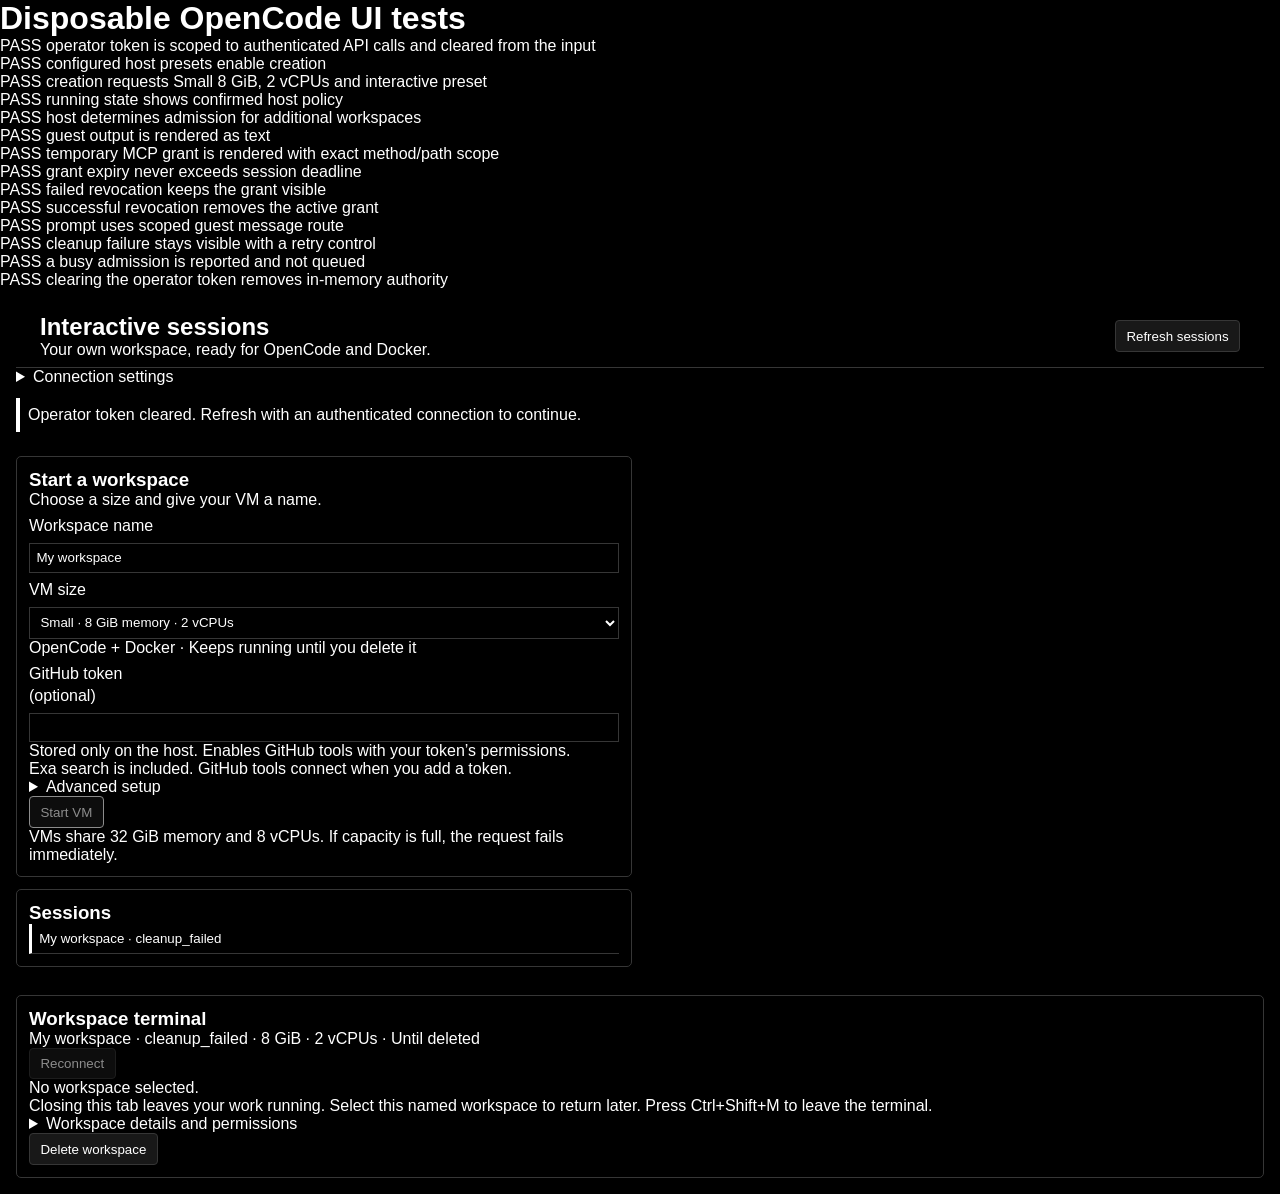
<file: management/ui/test/disposable-sessions.test.html>
<!doctype html>
<html lang="en"><head><meta charset="utf-8"><meta name="viewport" content="width=device-width, initial-scale=1"><title>Disposable OpenCode UI tests</title><link rel="stylesheet" href="../styles.css"></head>
<body class="workspace-disposable"><h1>Disposable OpenCode UI tests</h1><div id="results" role="status"></div><main id="test-panel"></main><script type="module" src="disposable-sessions.browser.mjs"></script></body></html>
</file>
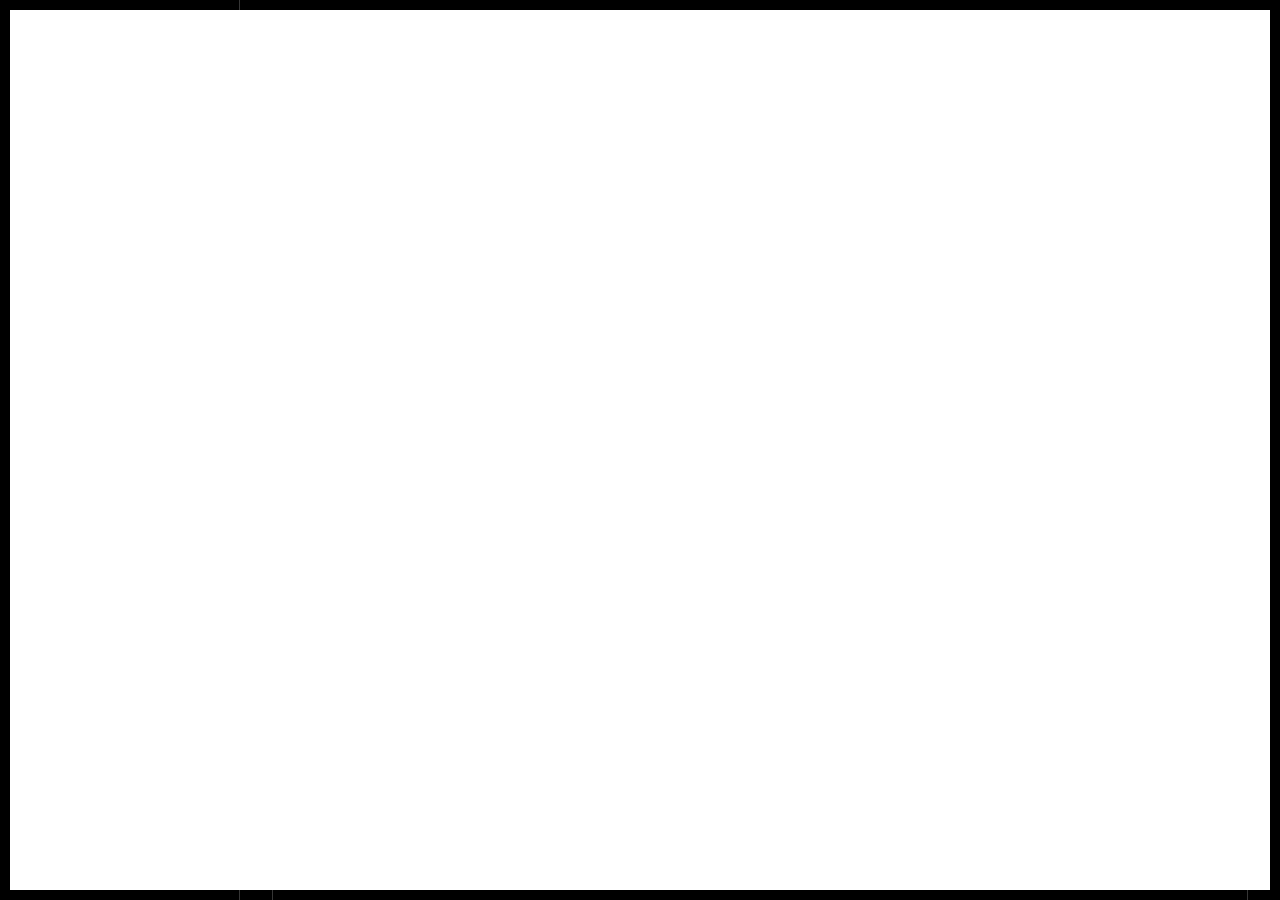
<file: management/ui/test/local-audits.test.html>
<!doctype html><html lang="en"><head><meta charset="utf-8"><meta name="viewport" content="width=device-width, initial-scale=1"><title>Local audit browser tests</title><link rel="stylesheet" href="../styles.css"><link rel="stylesheet" href="../audit-styles.css"></head><body><script type="module" src="local-audits.browser.mjs"></script></body></html>
</file>
<file: management/ui/styles.css>
/* Agentic Sandbox Control Plane Styles */

:root {
    color-scheme: dark;
    --app-bg: #000;
    --panel-bg: #000;
    --panel-muted: #111;
    --text-primary: #fff;
    --text-secondary: #fff;
    --text-muted: #fff;
    --text-tertiary: #fff;
    --accent: #fff;
    --accent-soft: #181818;
    --brand-accent: #fff;
    --bg-primary: var(--app-bg);
    --bg-secondary: var(--panel-bg);
    --bg-tertiary: var(--panel-muted);
    --bg-quaternary: #181818;
    --bg-hover: #181818;
    --accent-primary: var(--accent);
    --accent-secondary: var(--brand-accent);
    --border-subtle: #363636;
    --border-color: var(--border-subtle);
    --success: #fff;
    --warning: #fff;
    --error: #fff;
    --focus-ring: #fff;
    --terminal-bg: #000;
    --terminal-text: #fff;
    --radius-md: 8px;
    --radius-lg: 12px;
    --space-4: 16px;
    --space-6: 24px;
    --space-8: 32px;
}

* {
    margin: 0;
    padding: 0;
    box-sizing: border-box;
}

.hidden {
    display: none !important;
}

body {
    font-family: -apple-system, BlinkMacSystemFont, 'Segoe UI', Roboto, Oxygen, Ubuntu, sans-serif;
    background: var(--bg-primary);
    color: var(--text-primary);
    height: 100vh;
    display: flex;
    flex-direction: column;
    overflow: hidden;
}

/* Header */
header {
    background: var(--bg-secondary);
    border-bottom: 1px solid var(--border-color);
    padding: 0.5rem 1.5rem;
    flex-shrink: 0;
}

.header-content {
    display: flex;
    justify-content: space-between;
    align-items: center;
}

.header-right {
    display: flex;
    align-items: center;
    gap: 1.5rem;
}

.header-stat {
    color: var(--text-primary);
    font-size: 0.875rem;
}

#vm-count {
    color: var(--text-primary);
    font-weight: 500;
}

.header-divider {
    color: var(--text-primary);
    font-size: 0.75rem;
}

header h1 {
    font-size: 1.25rem;
    font-weight: 600;
    color: var(--text-primary);
}

.workspace-nav {
    display: flex;
    gap: 0.35rem;
}

.workspace-nav button {
    padding: 0.3rem 0.6rem;
    color: var(--text-primary);
    background: transparent;
    border: 1px solid var(--border-color);
    border-radius: 4px;
    cursor: pointer;
}

.workspace-nav button.active {
    color: var(--text-primary);
    border-color: var(--accent-primary);
}

body.workspace-fleet #nav-blades,
body.workspace-fleet #log-sidebar,
body.workspace-fleet #pane-container > :not(#fleet-workspace),
body.workspace-celld #nav-blades,
body.workspace-celld #log-sidebar,
body.workspace-celld #pane-container > :not(#celld-workspace),
body.workspace-config #nav-blades,
body.workspace-config #log-sidebar,
body.workspace-config #pane-container > :not(#config-workspace),
body.workspace-access #nav-blades,
body.workspace-access #log-sidebar,
body.workspace-access #pane-container > :not(#access-workspace) {
    display: none !important;
}

.management-workspace {
    width: 100%;
    height: 100%;
    padding: 1rem;
    overflow: auto;
}

.management-workspace:not(.hidden) { display: block; }

.workspace-header,
.workspace-actions {
    display: flex;
    align-items: center;
    justify-content: space-between;
    gap: 0.5rem;
    flex-wrap: wrap;
}

.workspace-header p,
.workspace-status { color: var(--text-primary); }
.workspace-status { margin: 0.75rem 0; padding: 0.5rem; border-left: 4px solid var(--warning); }
.workspace-status.ready { border-color: var(--success); }
.workspace-status.degraded { border-color: var(--error); }

.workspace-columns {
    display: grid;
    grid-template-columns: minmax(18rem, 0.8fr) minmax(24rem, 1.2fr);
    gap: 1rem;
}

.workspace-columns > section,
.review-panel {
    margin-top: 0.75rem;
    padding: 0.75rem;
    background: var(--bg-secondary);
    border: 1px solid var(--border-color);
    border-radius: 5px;
}

.workspace-list { max-height: 24rem; overflow: auto; }
.workspace-list-item { display: grid; grid-template-columns: auto 1fr; gap: 0.5rem; padding: 0.45rem; border-bottom: 1px solid var(--border-color); }
.workspace-detail { white-space: pre-wrap; overflow-wrap: anywhere; }
.workspace-detail dl { display: grid; grid-template-columns: minmax(8rem, auto) 1fr; gap: 0.3rem 0.75rem; }
.workspace-detail dt { color: var(--text-primary); }
.workspace-detail dd { overflow-wrap: anywhere; }
.review-panel label { display: grid; gap: 0.25rem; margin: 0.5rem 0; color: var(--text-primary); }
.review-panel input,
.review-panel textarea { width: 100%; padding: 0.4rem; color: var(--text-primary); background: var(--terminal-bg); border: 1px solid var(--border-color); }
.review-panel pre { margin-top: 0.5rem; padding: 0.5rem; max-height: 22rem; overflow: auto; background: var(--terminal-bg); white-space: pre-wrap; }
.capability-list { display: flex; flex-wrap: wrap; gap: 0.35rem; }
.capability-list span { padding: 0.2rem 0.4rem; border: 1px solid var(--border-color); border-radius: 999px; font-size: 0.72rem; }
.config-grid { display: grid; grid-template-columns: repeat(2, minmax(22rem, 1fr)); gap: 1rem; }
.config-grid > .review-panel { margin-top: 0; }
.config-wide { grid-column: 1 / -1; }
.workspace-list button { width: 100%; padding: 0.45rem; text-align: left; color: var(--text-primary); background: transparent; border: 0; border-bottom: 1px solid var(--border-color); cursor: pointer; }
.workspace-list button:hover { background: var(--bg-hover); }
.review-panel select { width: 100%; padding: 0.4rem; color: var(--text-primary); background: var(--terminal-bg); border: 1px solid var(--border-color); }

@media (max-width: 900px) {
    .workspace-columns, .config-grid { grid-template-columns: 1fr; }
    .config-wide { grid-column: auto; }
}

#connection-status {
    display: flex;
    align-items: center;
    gap: 0.5rem;
    padding: 0.375rem 0.75rem;
    border-radius: 20px;
    font-size: 0.8rem;
}

#connection-retry {
    border: 1px solid currentColor;
    border-radius: 999px;
    background: transparent;
    color: inherit;
    cursor: pointer;
    font: inherit;
    padding: 0.1rem 0.45rem;
}

.status-terminal {
    background: rgba(255, 255, 255, 0.16);
    color: var(--text-primary);
}

.status-degraded {
    background: rgba(255, 255, 255, 0.12);
    color: var(--text-primary);
}

.operation-queue {
    border-top: 1px solid var(--border, #333);
    padding: 0.65rem;
}

.operation-queue-header,
.operation-row-header {
    align-items: center;
    display: flex;
    justify-content: space-between;
    gap: 0.5rem;
}

.operation-queue h4 {
    font-size: 0.78rem;
    margin: 0;
    text-transform: uppercase;
}

.operation-row {
    border: 1px solid var(--border, #333);
    border-radius: 4px;
    font-size: 0.72rem;
    margin-top: 0.5rem;
    padding: 0.45rem;
}

.operation-row[data-state="failed"] { border-color: var(--error); }
.operation-row[data-state="succeeded"] { border-color: var(--success); }
.operation-row.selected { outline: 2px solid var(--accent, #4da3ff); }
.operation-row progress { width: 100%; }
.operation-meta { color: var(--text-primary); overflow-wrap: anywhere; }
.operation-terminal-evidence {
    max-height: 10rem;
    overflow: auto;
    white-space: pre-wrap;
    overflow-wrap: anywhere;
}
.instance-posture { color: var(--text-primary); font-size: 0.7rem; }

.status-dot {
    width: 8px;
    height: 8px;
    border-radius: 50%;
    animation: pulse 2s infinite;
}

.status-connected {
    background: rgba(255, 255, 255, 0.1);
    color: var(--text-primary);
}

.status-connected .status-dot {
    background: var(--panel-muted);
}

.status-connecting {
    color: var(--text-primary);
}

.status-connecting .status-dot {
    background: var(--panel-muted);
    box-shadow: 0 0 8px color-mix(in srgb, var(--warning, #ffaa00) 65%, transparent);
}

.status-disconnected {
    background: rgba(255, 255, 255, 0.1);
    color: var(--text-primary);
}

.status-disconnected .status-dot {
    background: var(--panel-muted);
    animation: none;
}

@keyframes pulse {
    0%, 100% { opacity: 1; }
    50% { opacity: 0.5; }
}

/* AIWG serve connection status */
.aiwg-status {
    display: flex;
    align-items: center;
    gap: 0.4rem;
    padding: 0.3rem 0.6rem;
    border-radius: 20px;
    font-size: 0.75rem;
    margin-right: 0.25rem;
}
.aiwg-status.hidden { display: none; }
.aiwg-status.aiwg-connected {
    background: rgba(255, 255, 255, 0.1);
    color: var(--text-primary);
}
.aiwg-status.aiwg-connected .status-dot { background: var(--panel-bg); }
.aiwg-status.aiwg-disconnected {
    background: rgba(255, 255, 255, 0.1);
    color: var(--text-primary);
}
.aiwg-status.aiwg-disconnected .status-dot {
    background: var(--panel-bg);
    animation: none;
}
.aiwg-reconnect-btn {
    background: none;
    border: none;
    color: inherit;
    cursor: pointer;
    font-size: 0.9rem;
    padding: 0 0.1rem;
    line-height: 1;
    opacity: 0.7;
}
.aiwg-reconnect-btn:hover { opacity: 1; }

/* Main pane container */
main#pane-container {
    flex: 1;
    display: flex;
    overflow: hidden;
    gap: 1px;
    background: var(--border-color);
    min-height: 0;
}

/* Empty state */
.empty-state {
    flex: 1;
    display: flex;
    flex-direction: column;
    align-items: center;
    justify-content: center;
    background: var(--bg-primary);
    color: var(--text-primary);
    gap: 1rem;
    padding: 2rem;
}

.empty-state-icon {
    font-size: 2rem;
    letter-spacing: 0.5rem;
    color: var(--text-primary);
    opacity: 0.4;
}

.empty-state h2 {
    font-size: 1.25rem;
    color: var(--text-primary);
    font-weight: 600;
}

.empty-state-subtitle {
    font-size: 0.9rem;
    opacity: 0.7;
    max-width: 400px;
    text-align: center;
    line-height: 1.5;
}

.empty-state-info {
    display: flex;
    gap: 1.5rem;
    margin-top: 1rem;
}

.info-card {
    background: var(--bg-secondary);
    border: 1px solid var(--border-color);
    border-radius: 8px;
    padding: 1rem 1.25rem;
    min-width: 200px;
}

.info-card h4 {
    font-size: 0.75rem;
    text-transform: uppercase;
    letter-spacing: 0.05em;
    color: var(--text-primary);
    margin-bottom: 0.75rem;
}

.info-row {
    display: flex;
    justify-content: space-between;
    font-size: 0.8rem;
    padding: 0.2rem 0;
}

.info-row span:first-child { color: var(--text-primary); }
.info-row span:last-child { color: var(--text-primary); font-family: 'SF Mono', monospace; }

.info-cmd {
    display: block;
    background: var(--terminal-bg);
    color: var(--text-primary);
    padding: 0.5rem 0.75rem;
    border-radius: 4px;
    font-size: 0.75rem;
    margin-bottom: 0.5rem;
    word-break: break-all;
}

.info-note {
    font-size: 0.7rem;
    opacity: 0.6;
    line-height: 1.4;
}

/* Agent Pane */
.agent-pane {
    flex: 1;
    display: flex;
    flex-direction: column;
    min-width: 0;
    min-height: 0;
    background: var(--bg-primary);
}

.pane-header {
    display: flex;
    justify-content: space-between;
    align-items: center;
    padding: 0.5rem 1rem;
    background: var(--bg-secondary);
    border-bottom: 1px solid var(--border-color);
    flex-shrink: 0;
}

.pane-header-left {
    display: flex;
    align-items: center;
    gap: 0.625rem;
    min-width: 0;
}

.pane-status-dot {
    width: 8px;
    height: 8px;
    border-radius: 50%;
    flex-shrink: 0;
}

.pane-status-dot.ready { background: var(--panel-muted); }
.pane-status-dot.busy { background: var(--panel-muted); }
.pane-status-dot.error { background: var(--panel-muted); }
.pane-status-dot.starting { background: var(--panel-muted); }
.pane-status-dot.provisioning {
    background: var(--panel-muted);
    animation: pulse 1.5s ease-in-out infinite;
}
@keyframes pulse {
    0%, 100% { opacity: 1; }
    50% { opacity: 0.4; }
}

.pane-agent-name {
    font-weight: 600;
    font-size: 0.8rem;
    color: var(--text-primary);
    white-space: nowrap;
    overflow: hidden;
    text-overflow: ellipsis;
}

.pane-session-label {
    font-size: 0.7rem;
    color: var(--text-primary);
    white-space: nowrap;
    opacity: 0.7;
}

.pane-agent-host {
    font-size: 0.7rem;
    color: var(--text-primary);
    white-space: nowrap;
}

.pane-loadout-badge {
    font-size: 0.65rem;
    color: var(--text-primary);
    background: rgba(255, 255, 255, 0.1);
    border: 1px solid rgba(0, 217, 255, 0.25);
    border-radius: 3px;
    padding: 1px 6px;
    white-space: nowrap;
    cursor: pointer;
    transition: background 0.15s;
}
.pane-loadout-badge:hover {
    background: rgba(255, 255, 255, 0.2);
    border-color: rgba(0, 217, 255, 0.5);
}

/* Stats bar in pane header */
.pane-stats {
    display: flex;
    gap: 0.75rem;
    align-items: center;
    margin-left: auto;
    margin-right: 0.75rem;
}

.stat {
    font-size: 0.7rem;
    font-family: 'SF Mono', 'Fira Code', 'Consolas', monospace;
    display: flex;
    align-items: center;
    gap: 0.35rem;
    padding: 0.25rem 0.5rem;
    border-radius: 4px;
    background: rgba(255, 255, 255, 0.05);
}

.stat-label {
    color: var(--text-primary);
    font-size: 0.6rem;
    font-weight: 600;
}

.stat-value {
    color: var(--text-primary);
}

.stat.stat-ok .stat-value { color: var(--text-primary); }
.stat.stat-warning .stat-value { color: var(--text-primary); }
.stat.stat-critical .stat-value { color: var(--text-primary); }

.stat.stat-warning { background: rgba(255, 255, 255, 0.1); }
.stat.stat-critical { background: rgba(255, 255, 255, 0.15); }

.pane-controls {
    display: flex;
    align-items: center;
    gap: 0.5rem;
    flex-shrink: 0;
}

.pane-controls button {
    background: transparent;
    border: 1px solid var(--border-color);
    color: var(--text-primary);
    padding: 0.3rem 0.625rem;
    border-radius: 4px;
    font-size: 0.7rem;
    cursor: pointer;
    transition: all 0.2s;
}

.pane-controls button:hover {
    border-color: var(--accent-primary);
    color: var(--text-primary);
}

.pane-shell-btn.active {
    border-color: var(--success);
    color: var(--text-primary);
    background: rgba(255, 255, 255, 0.1);
}

/* Terminal output per pane (xterm.js container) */
/* Setup progress overlay — shown during provisioning, hides terminal */
.pane-setup-progress {
    flex: 1;
    background: var(--terminal-bg);
    padding: 24px 28px;
    display: flex;
    flex-direction: column;
    justify-content: center;
    align-items: center;
    min-height: 0;
}
.setup-progress-header {
    display: flex;
    align-items: center;
    gap: 8px;
    margin-bottom: 16px;
}
.setup-progress-icon {
    border: 0;
    background: transparent;
    font-size: 1.4rem;
    color: var(--text-primary);
    animation: pulse 1.5s ease-in-out infinite;
    cursor: pointer;
    user-select: none;
    opacity: 0.6;
    transition: opacity 0.15s;
}
.setup-progress-icon:hover,
.setup-progress-icon.active {
    opacity: 1;
}
.setup-progress-title {
    color: var(--text-primary);
    font-weight: 600;
    font-size: 0.95rem;
}
.setup-progress-steps {
    display: flex;
    flex-direction: column;
    gap: 6px;
    min-width: 200px;
}
.setup-step {
    padding: 4px 0;
    color: var(--text-primary);
    font-size: 0.85rem;
    font-family: 'SF Mono', 'Fira Code', monospace;
}
.setup-step.done { color: var(--text-primary); }
.setup-step.active { color: var(--text-primary); }
.setup-step.failed { color: var(--text-primary); }
.setup-step-icon {
    display: inline-block;
    width: 20px;
    text-align: center;
}
.peek-terminal-btn {
    margin-left: auto;
    padding: 3px 10px;
    background: transparent;
    border: 1px solid rgba(255, 170, 0, 0.4);
    border-radius: 4px;
    color: var(--text-primary);
    font-size: 0.78rem;
    cursor: pointer;
    opacity: 0.75;
    transition: opacity 0.15s, border-color 0.15s;
    font-family: inherit;
}
.peek-terminal-btn:hover {
    opacity: 1;
    border-color: var(--warning);
}
.setup-progress-hint {
    margin-top: 16px;
    color: var(--text-primary);
    font-size: 0.75rem;
    font-style: italic;
}
.peek-terminal-link {
    color: var(--text-primary);
    opacity: 0.8;
    text-decoration: underline;
    cursor: pointer;
}
.peek-terminal-link:hover {
    opacity: 1;
}

/* Peek mode — overlay collapses to a compact top banner, terminal shows beneath */
.pane-setup-progress.peek-mode {
    flex: none;
    flex-direction: row;
    align-items: center;
    justify-content: flex-start;
    gap: 10px;
    padding: 5px 12px;
    background: rgba(0, 0, 0, 0.92);
    border-bottom: 1px solid rgba(255, 170, 0, 0.3);
    min-height: 0;
}
.pane-setup-progress.peek-mode .setup-progress-header {
    margin-bottom: 0;
    flex-shrink: 0;
}
.pane-setup-progress.peek-mode .setup-progress-steps {
    flex-direction: row;
    flex-wrap: wrap;
    gap: 4px 10px;
    min-width: 0;
}
.pane-setup-progress.peek-mode .setup-step {
    padding: 0;
    font-size: 0.72rem;
}
.pane-setup-progress.peek-mode .setup-progress-hint {
    display: none;
}
.pane-setup-progress.peek-mode .peek-terminal-btn {
    display: none;
}

.pane-output {
    position: relative;
    flex: 1;
    background: var(--terminal-bg);
    min-height: 0;
    overflow: hidden;
    /* No padding here — padding would misalign FitAddon column calc vs tmux status bar.
       Spacing is handled by the inner wrapper. */
}

.pane-output .xterm-wrapper {
    width: 100%;
    height: 100%;
}

/* Ensure xterm.js fills its wrapper */
.pane-output .xterm-wrapper .xterm {
    height: 100%;
}

.terminal-focus-exit {
    position: absolute;
    right: 0.5rem;
    bottom: 0.25rem;
    z-index: 2;
    padding: 0.2rem 0.4rem;
    font-size: 0.72rem;
    opacity: 0.75;
}

/* xterm.js 6.0 handles viewport scrolling internally; no override needed. */

/* OAuth URL highlighting */
.oauth-url {
    color: var(--text-primary);
    text-decoration: underline;
    cursor: pointer;
}

.oauth-url:hover {
    color: var(--text-primary);
}

/* Modal */
.modal {
    position: fixed;
    inset: 0;
    z-index: 1000;
    display: flex;
    align-items: center;
    justify-content: center;
}

.modal.hidden {
    display: none;
}

.modal-overlay {
    position: absolute;
    inset: 0;
    background: rgba(0, 0, 0, 0.75);
}

.modal-content {
    position: relative;
    background: var(--bg-secondary);
    border: 1px solid var(--border-color);
    border-radius: 12px;
    width: 90%;
    max-width: 500px;
    box-shadow: 0 20px 50px rgba(0, 0, 0, 0.5);
}

.modal-header {
    display: flex;
    justify-content: space-between;
    align-items: center;
    padding: 1rem 1.5rem;
    border-bottom: 1px solid var(--border-color);
}

.modal-header h3 {
    font-size: 1.125rem;
    color: var(--text-primary);
}

.modal-close {
    background: transparent;
    border: none;
    color: var(--text-primary);
    font-size: 1.5rem;
    cursor: pointer;
    padding: 0.25rem;
    line-height: 1;
}

.modal-close:hover {
    color: var(--text-primary);
}

.modal-body {
    padding: 1.5rem;
}

/* Detail Inspector Modal */
.detail-modal-content {
    max-width: 560px;
    max-height: 85vh;
    overflow-y: auto;
}
.detail-modal-content .modal-header h3 {
    color: var(--text-primary);
    font-size: 1rem;
}
.detail-section {
    margin-bottom: 1.25rem;
}
.detail-section:last-child {
    margin-bottom: 0;
}
.detail-section-title {
    font-size: 0.7rem;
    font-weight: 600;
    color: var(--text-primary);
    text-transform: uppercase;
    letter-spacing: 0.08em;
    margin-bottom: 0.5rem;
    padding-bottom: 0.25rem;
    border-bottom: 1px solid var(--border-color);
}
.detail-grid {
    display: grid;
    grid-template-columns: 110px 1fr;
    gap: 0.3rem 0.75rem;
    font-size: 0.8rem;
}
.detail-label {
    color: var(--text-primary);
}
.detail-value {
    color: var(--text-primary);
    font-family: 'SF Mono', 'Fira Code', monospace;
    font-size: 0.78rem;
    word-break: break-all;
}
.detail-status-badge {
    display: inline-block;
    padding: 1px 8px;
    border-radius: 3px;
    font-size: 0.72rem;
    font-weight: 500;
}
.detail-status-badge.ready { background: rgba(255, 255, 255, 0.15); color: var(--text-primary); }
.detail-status-badge.provisioning { background: rgba(255, 255, 255, 0.15); color: var(--text-primary); }
.detail-status-badge.stale { background: rgba(255, 255, 255, 0.15); color: var(--text-primary); }
.detail-status-badge.disconnected { background: rgba(255, 255, 255, 0.15); color: var(--text-primary); }
.detail-status-badge.busy { background: rgba(255, 255, 255, 0.15); color: var(--text-primary); }
.detail-status-badge.starting { background: rgba(255, 255, 255, 0.15); color: var(--text-primary); }
.detail-steps-list {
    display: flex;
    flex-wrap: wrap;
    gap: 6px;
}
.detail-step {
    font-size: 0.72rem;
    padding: 2px 6px;
    border-radius: 3px;
    background: rgba(255, 255, 255, 0.05);
}
.detail-step.done { color: var(--text-primary); }
.detail-step.failed { color: var(--text-primary); }
.detail-step.active { color: var(--text-primary); }

#oauth-message {
    color: var(--text-primary);
    margin-bottom: 1rem;
    line-height: 1.5;
}

.oauth-url-container {
    display: flex;
    gap: 0.5rem;
    margin-bottom: 1.5rem;
}

.oauth-button {
    flex: 1;
    display: block;
    text-align: center;
    background: var(--panel-muted);
    color: var(--text-primary);
    text-decoration: none;
    padding: 0.75rem 1rem;
    border-radius: 6px;
    font-weight: 600;
    transition: all 0.2s;
}

.oauth-button:hover {
    background: var(--panel-muted);
    color: var(--text-primary);
}

.secondary-button {
    background: transparent;
    border: 1px solid var(--border-color);
    color: var(--text-primary);
    padding: 0.75rem 1rem;
    border-radius: 6px;
    cursor: pointer;
    transition: all 0.2s;
}

.secondary-button:hover {
    border-color: var(--accent-primary);
    color: var(--text-primary);
}

.input-group {
    display: flex;
    flex-direction: column;
    gap: 0.5rem;
}

.input-group label {
    font-size: 0.875rem;
    color: var(--text-primary);
}

.input-group input {
    background: var(--terminal-bg);
    border: 1px solid var(--border-color);
    color: var(--text-primary);
    padding: 0.75rem 1rem;
    border-radius: 6px;
    font-family: 'SF Mono', 'Fira Code', 'Consolas', monospace;
    font-size: 0.875rem;
}

.input-group input:focus {
    outline: none;
    border-color: var(--accent-primary);
}

.primary-button {
    background: var(--panel-muted);
    color: var(--text-primary);
    border: none;
    padding: 0.75rem 1.5rem;
    border-radius: 6px;
    font-weight: 600;
    cursor: pointer;
    transition: all 0.2s;
    margin-top: 0.5rem;
}

.primary-button:hover {
    filter: brightness(1.1);
}

/* Toast Notifications */
#toast-container {
    position: fixed;
    bottom: 1rem;
    right: 1rem;
    display: flex;
    flex-direction: column;
    gap: 0.5rem;
    z-index: 2000;
}

.toast {
    background: var(--bg-secondary);
    border: 1px solid var(--border-color);
    border-radius: 8px;
    padding: 0.75rem 1rem;
    display: flex;
    align-items: center;
    gap: 0.75rem;
    animation: slideIn 0.3s ease-out;
    max-width: 350px;
    font-size: 0.85rem;
}

.toast.success { border-color: var(--success); }
.toast.error { border-color: var(--error); }
.toast.info { border-color: var(--accent-primary); }

@keyframes slideIn {
    from { transform: translateX(100%); opacity: 0; }
    to { transform: translateX(0); opacity: 1; }
}

/* Main layout with sidebar */
#main-layout {
    flex: 1;
    display: flex;
    overflow: hidden;
    min-height: 0;
}

/* =========================================================================
   Log Sidebar
   ========================================================================= */

#log-sidebar {
    display: flex;
    flex-shrink: 0;
    background: var(--bg-secondary);
    border-left: 1px solid var(--border-color);
    transition: width 0.3s ease;
    width: 360px;
    overflow: hidden;
}

#log-sidebar.collapsed {
    width: 40px;
}

#log-sidebar.collapsed .sidebar-content {
    opacity: 0;
    pointer-events: none;
}

#log-sidebar.collapsed .toggle-icon {
    transform: rotate(180deg);
}

.sidebar-toggle {
    color: inherit;
    font: inherit;
    border-top: 0;
    border-bottom: 0;
    border-left: 0;
    width: 40px;
    flex-shrink: 0;
    display: flex;
    flex-direction: column;
    align-items: center;
    justify-content: flex-start;
    padding-top: 1rem;
    gap: 0.5rem;
    cursor: pointer;
    background: var(--bg-tertiary);
    border-right: 1px solid var(--border-color);
    user-select: none;
}

.sidebar-toggle:hover {
    background: var(--panel-muted);
    color: var(--text-primary);
}

.toggle-icon {
    font-size: 0.875rem;
    transition: transform 0.3s ease;
}

.toggle-label {
    writing-mode: vertical-rl;
    text-orientation: mixed;
    font-size: 0.75rem;
    font-weight: 600;
    letter-spacing: 0.05em;
    text-transform: uppercase;
}

.sidebar-content {
    flex: 1;
    display: flex;
    flex-direction: column;
    min-width: 0;
    opacity: 1;
    transition: opacity 0.2s ease;
}

.sidebar-header {
    padding: 0.75rem 1rem;
    border-bottom: 1px solid var(--border-color);
    flex-shrink: 0;
}

.sidebar-header h3 {
    font-size: 0.875rem;
    font-weight: 600;
    color: var(--text-primary);
    margin-bottom: 0.75rem;
}

.sidebar-tabs {
    display: flex;
    gap: 0.5rem;
}

.tab-btn {
    flex: 1;
    padding: 0.4rem 0.75rem;
    background: transparent;
    border: 1px solid var(--border-color);
    color: var(--text-primary);
    font-size: 0.75rem;
    border-radius: 4px;
    cursor: pointer;
    transition: all 0.2s;
}

.tab-btn:hover {
    border-color: var(--accent-primary);
    color: var(--text-primary);
}

.tab-btn.active {
    background: var(--panel-muted);
    border-color: var(--accent-primary);
    color: var(--text-primary);
}

.sidebar-body {
    flex: 1;
    overflow: hidden;
    display: flex;
    flex-direction: column;
}

.log-panel {
    display: none;
    flex-direction: column;
    height: 100%;
}

.log-panel.active {
    display: flex;
}

.log-filters {
    display: flex;
    gap: 0.5rem;
    padding: 0.5rem 1rem;
    border-bottom: 1px solid var(--border-color);
    flex-shrink: 0;
}

.log-filters select {
    flex: 1 1 0;
    /* Without min-width:0 a <select> won't shrink below the width of its
       widest <option>, which pushes the row off-screen once long module
       targets like `agentic_mgmt::libvirt_events` get added. */
    min-width: 0;
    max-width: 100%;
    background: var(--terminal-bg);
    border: 1px solid var(--border-color);
    color: var(--text-primary);
    padding: 0.4rem 0.5rem;
    border-radius: 4px;
    font-size: 0.75rem;
    text-overflow: ellipsis;
}

.log-filters select:focus {
    outline: none;
    border-color: var(--accent-primary);
}

.icon-btn {
    background: transparent;
    border: 1px solid var(--border-color);
    color: var(--text-primary);
    width: 28px;
    height: 28px;
    border-radius: 4px;
    cursor: pointer;
    font-size: 0.875rem;
    display: flex;
    align-items: center;
    justify-content: center;
}

.icon-btn:hover {
    border-color: var(--error);
    color: var(--text-primary);
}

.log-list {
    flex: 1;
    overflow-y: auto;
    padding: 0.5rem;
}

.log-entry {
    padding: 0.5rem 0.75rem;
    margin-bottom: 0.25rem;
    background: var(--terminal-bg);
    border-radius: 4px;
    border-left: 3px solid var(--border-color);
    font-size: 0.75rem;
    animation: fadeIn 0.2s ease;
}

@keyframes fadeIn {
    from { opacity: 0; transform: translateX(10px); }
    to { opacity: 1; transform: translateX(0); }
}

/* VM lifecycle events */
.log-entry.event-started { border-left-color: var(--success); }
.log-entry.event-stopped { border-left-color: var(--text-secondary); }
.log-entry.event-crashed { border-left-color: var(--error); }
.log-entry.event-suspended { border-left-color: var(--warning); }
.log-entry.event-resumed { border-left-color: var(--accent-primary); }

/* Agent events */
.log-entry.event-connected { border-left-color: #4CAF50; }
.log-entry.event-disconnected { border-left-color: #ff5555; }
.log-entry.event-registered { border-left-color: #2196F3; }
.log-entry.event-command-started { border-left-color: #9C27B0; }
.log-entry.event-command-completed { border-left-color: #00BCD4; }
.log-entry.event-pty-created { border-left-color: #FF9800; }
.log-entry.event-pty-closed { border-left-color: #795548; }

/* Session reconciliation events */
.log-entry.event-query-sent { border-left-color: #607D8B; }
.log-entry.event-report-received { border-left-color: #03A9F4; }
.log-entry.event-reconcile-started { border-left-color: #FFC107; }
.log-entry.event-reconcile-complete { border-left-color: #8BC34A; }
.log-entry.event-killed { border-left-color: #E91E63; }
.log-entry.event-preserved { border-left-color: #4CAF50; }
.log-entry.event-reconcile-failed { border-left-color: #F44336; }

.stream-status {
    margin: 0.5rem;
    padding: 0.4rem 0.5rem;
    border-left: 4px solid var(--warning);
    background: color-mix(in srgb, var(--warning) 10%, transparent);
    font-size: 0.75rem;
}

.stream-status.live { border-left-color: var(--success); }
.stream-status.degraded,
.stream-status.incomplete { border-left-color: var(--error); }

.activity-query-form {
    display: grid;
    grid-template-columns: 1fr 1fr;
    gap: 0.35rem;
    padding: 0.5rem;
}

.activity-query-form input,
.activity-query-form select {
    min-width: 0;
    padding: 0.35rem;
    color: var(--text-primary);
    background: var(--bg-secondary);
    border: 1px solid var(--border-color);
    border-radius: 3px;
}

.activity-query-form label {
    display: grid;
    gap: 0.2rem;
    color: var(--text-primary);
    font-size: 0.72rem;
}

.activity-advanced {
    grid-column: 1 / -1;
    padding: 0.35rem;
    border: 1px solid var(--border-color);
}

.activity-advanced input {
    width: calc(50% - 0.3rem);
    margin: 0.15rem;
}

.activity-pagination {
    display: flex;
    align-items: center;
    justify-content: space-between;
    gap: 0.5rem;
    padding: 0.5rem;
    font-size: 0.75rem;
}

.activity-link {
    margin-right: 0.35rem;
    padding: 0;
    color: var(--text-primary);
    background: none;
    border: 0;
    cursor: pointer;
    font: inherit;
    text-decoration: underline;
}

.activity-coverage {
    margin: 0 0.5rem 0.5rem;
    padding: 0.5rem;
    border-left: 4px solid var(--warning);
    background: color-mix(in srgb, var(--warning) 10%, transparent);
    font-size: 0.78rem;
    line-height: 1.4;
}

.activity-coverage.complete { border-left-color: var(--success); }
.activity-coverage.incomplete { border-left-color: var(--error); }

.activity-legend {
    display: flex;
    flex-wrap: wrap;
    gap: 0.3rem;
    padding: 0 0.5rem 0.5rem;
}

.activity-entry {
    padding: 0.5rem;
    border-left: 3px solid var(--accent-primary);
    border-bottom: 1px solid var(--border-color);
}

.activity-source {
    display: flex;
    align-items: center;
    gap: 0.4rem;
    margin: 0.2rem 0;
    font-size: 0.78rem;
}

.trust-badge {
    display: inline-block;
    padding: 0.1rem 0.35rem;
    border-radius: 999px;
    color: var(--text-primary);
    background: var(--bg-tertiary);
    font-size: 0.7rem;
}

.trust-badge.observed { background: var(--panel-bg); }
.trust-badge.self-reported { background: var(--panel-bg); }
.trust-badge.attested { background: var(--panel-bg); }
.trust-badge.derived { background: var(--panel-bg); }

.log-entry-header {
    display: flex;
    justify-content: space-between;
    align-items: center;
    margin-bottom: 0.25rem;
}

.log-entry-type {
    font-weight: 600;
    text-transform: uppercase;
    font-size: 0.65rem;
    letter-spacing: 0.05em;
}

/* VM event type labels */
.log-entry.event-started .log-entry-type { color: var(--text-primary); }
.log-entry.event-stopped .log-entry-type { color: var(--text-primary); }
.log-entry.event-crashed .log-entry-type { color: var(--text-primary); }
.log-entry.event-suspended .log-entry-type { color: var(--text-primary); }
.log-entry.event-resumed .log-entry-type { color: var(--text-primary); }

/* Agent event type labels */
.log-entry.event-connected .log-entry-type { color: var(--text-primary); }
.log-entry.event-disconnected .log-entry-type { color: var(--text-primary); }
.log-entry.event-registered .log-entry-type { color: var(--text-primary); }
.log-entry.event-command-started .log-entry-type { color: var(--text-primary); }
.log-entry.event-command-completed .log-entry-type { color: var(--text-primary); }
.log-entry.event-pty-created .log-entry-type { color: var(--text-primary); }
.log-entry.event-pty-closed .log-entry-type { color: var(--text-primary); }

/* Session reconciliation event type labels */
.log-entry.event-query-sent .log-entry-type { color: var(--text-primary); }
.log-entry.event-report-received .log-entry-type { color: var(--text-primary); }
.log-entry.event-reconcile-started .log-entry-type { color: var(--text-primary); }
.log-entry.event-reconcile-complete .log-entry-type { color: var(--text-primary); }
.log-entry.event-killed .log-entry-type { color: var(--text-primary); }
.log-entry.event-preserved .log-entry-type { color: var(--text-primary); }
.log-entry.event-reconcile-failed .log-entry-type { color: var(--text-primary); }

.log-entry-time {
    color: var(--text-primary);
    font-size: 0.65rem;
    font-family: 'SF Mono', monospace;
}

.log-entry-vm {
    color: var(--text-primary);
    font-weight: 500;
}

.log-entry-details {
    color: var(--text-primary);
    margin-top: 0.25rem;
    font-size: 0.7rem;
}

/* System log styles */
.log-entry.system-log {
    border-left-color: var(--border-color);
}

.log-entry.system-log.log-level-info {
    border-left-color: var(--accent-primary);
}

.log-entry.system-log.log-level-info .log-entry-type {
    color: var(--text-primary);
}

.log-entry.system-log.log-level-warn,
.log-entry.system-log.log-level-warning {
    border-left-color: var(--warning);
}

.log-entry.system-log.log-level-warn .log-entry-type,
.log-entry.system-log.log-level-warning .log-entry-type {
    color: var(--text-primary);
}

.log-entry.system-log.log-level-error {
    border-left-color: var(--error);
}

.log-entry.system-log.log-level-error .log-entry-type {
    color: var(--text-primary);
}

.log-entry.system-log.log-level-debug {
    border-left-color: var(--text-secondary);
}

.log-entry.system-log.log-level-debug .log-entry-type {
    color: var(--text-primary);
}

.log-entry-target {
    color: var(--text-primary);
    font-size: 0.65rem;
    font-family: 'SF Mono', monospace;
    margin-bottom: 0.15rem;
}

.log-entry-message {
    color: var(--text-primary);
    font-size: 0.7rem;
    word-break: break-word;
}

.log-placeholder {
    display: flex;
    align-items: center;
    justify-content: center;
    height: 100%;
    color: var(--text-primary);
    font-size: 0.8rem;
}

.sidebar-footer {
    padding: 0.5rem 1rem;
    border-top: 1px solid var(--border-color);
    display: flex;
    justify-content: space-between;
    align-items: center;
    font-size: 0.7rem;
    color: var(--text-primary);
    flex-shrink: 0;
}

.sidebar-actions {
    display: flex;
    align-items: center;
    gap: 0.75rem;
}

.sidebar-actions .icon-btn {
    font-size: 0.9rem;
    padding: 0.25rem 0.4rem;
}

.auto-scroll-toggle {
    display: flex;
    align-items: center;
    gap: 0.4rem;
    cursor: pointer;
}

.auto-scroll-toggle input {
    accent-color: var(--accent-primary);
}

/* Responsive: stack panes vertically on narrow screens */
@media (max-width: 768px) {
    main#pane-container {
        flex-direction: column;
    }

    #log-sidebar {
        position: fixed;
        right: 0;
        top: 0;
        bottom: 0;
        z-index: 500;
    }
}

/* =========================================================================
   VM Control Buttons in Pane Header
   ========================================================================= */

.pane-vm-btn {
    background: transparent;
    border: 1px solid var(--border-color);
    color: var(--text-primary);
    padding: 0.25rem 0.5rem;
    border-radius: 4px;
    font-size: 0.9rem;
    cursor: pointer;
    transition: all 0.2s;
    min-width: 28px;
}

.pane-vm-btn:hover:not(:disabled) {
    border-color: var(--accent-primary);
    color: var(--text-primary);
}

.pane-vm-btn:disabled {
    opacity: 0.4;
    cursor: not-allowed;
}

.pane-vm-restart:hover:not(:disabled) {
    border-color: var(--accent-primary);
    color: var(--text-primary);
}

.pane-vm-stop:hover:not(:disabled) {
    border-color: var(--warning);
    color: var(--text-primary);
}

.pane-vm-kill:hover:not(:disabled) {
    border-color: var(--error);
    color: var(--text-primary);
}

/* =========================================================================
   Navigation Blades (Left - Xbox/Lotus style)
   ========================================================================= */

#nav-blades {
    display: flex;
    flex-shrink: 0;
    order: -1; /* Before main content */
    background: var(--bg-secondary);
    border-right: 1px solid var(--border-color);
}

.nav-blade {
    width: 200px;
    display: flex;
    flex-direction: column;
    background: var(--bg-secondary);
    border-right: 1px solid var(--border-color);
    overflow: hidden;
    animation: bladeSlideIn 0.2s ease-out;
}

.nav-blade.hidden {
    display: none;
}

@keyframes bladeSlideIn {
    from { width: 0; opacity: 0; }
    to { width: 200px; opacity: 1; }
}

.nav-blade.closing {
    animation: bladeSlideOut 0.15s ease-in forwards;
}

@keyframes bladeSlideOut {
    from { width: 200px; opacity: 1; }
    to { width: 0; opacity: 0; }
}

/* Blade header */
.blade-header {
    display: flex;
    align-items: center;
    padding: 0.625rem 0.75rem;
    background: var(--bg-tertiary);
    border-bottom: 1px solid var(--border-color);
    flex-shrink: 0;
    gap: 0.5rem;
}

.blade-header h3 {
    flex: 1;
    font-size: 0.8rem;
    font-weight: 600;
    color: var(--text-primary);
    margin: 0;
    white-space: nowrap;
    overflow: hidden;
    text-overflow: ellipsis;
}

.blade-back {
    background: transparent;
    border: none;
    color: var(--text-primary);
    font-size: 0.75rem;
    cursor: pointer;
    padding: 0.25rem 0.4rem;
    border-radius: 4px;
    transition: all 0.15s;
}

.blade-back:hover {
    background: var(--bg-primary);
    color: var(--text-primary);
}

.blade-add-btn {
    background: var(--panel-muted);
    border: none;
    color: var(--text-primary);
    font-size: 1rem;
    font-weight: 600;
    width: 24px;
    height: 24px;
    border-radius: 50%;
    cursor: pointer;
    transition: all 0.15s;
    display: flex;
    align-items: center;
    justify-content: center;
    padding: 0;
    line-height: 1;
}

.blade-add-btn:hover {
    background: var(--panel-muted);
    transform: scale(1.1);
}

.blade-action {
    background: transparent;
    border: 1px solid var(--border-color);
    color: var(--text-primary);
    font-size: 0.75rem;
    cursor: pointer;
    padding: 0.2rem 0.4rem;
    border-radius: 4px;
    transition: all 0.15s;
}

.blade-action:hover {
    border-color: var(--accent-primary);
    color: var(--text-primary);
}

/* Blade body */
.blade-body {
    flex: 1;
    overflow-y: auto;
}

.blade-list {
    padding: 0.375rem;
}

.blade-placeholder {
    display: flex;
    align-items: center;
    justify-content: center;
    padding: 2rem 1rem;
    color: var(--text-primary);
    font-size: 0.75rem;
    text-align: center;
}

/* Blade item (VM or Session) */
.blade-item {
    display: flex;
    align-items: center;
    padding: 0.5rem 0.625rem;
    margin-bottom: 0.25rem;
    background: var(--terminal-bg);
    border-radius: 4px;
    border-left: 3px solid var(--border-color);
    font-size: 0.7rem;
    cursor: pointer;
    transition: all 0.15s;
}

.blade-item:hover {
    background: rgba(255, 255, 255, 0.08);
    border-left-color: var(--accent-primary);
}

.blade-item.selected {
    background: rgba(255, 255, 255, 0.12);
    border-left-color: var(--accent-primary);
}

.blade-item.running {
    border-left-color: var(--success);
}

.blade-item.stopped {
    border-left-color: var(--text-secondary);
}

.blade-item-icon {
    font-size: 0.7rem;
    margin-right: 0.4rem;
    opacity: 0.7;
}

.blade-item-info {
    flex: 1;
    min-width: 0;
}

.blade-item-name {
    font-weight: 500;
    color: var(--text-primary);
    white-space: nowrap;
    overflow: hidden;
    text-overflow: ellipsis;
}

.blade-item.selected .blade-item-name {
    color: var(--text-primary);
}

/* Runtime badges in instance list (#178). Tiny chip distinguishing VM vs container. */
.runtime-badge {
    display: inline-block;
    font-size: 0.55rem;
    font-weight: 600;
    padding: 0.05rem 0.3rem;
    margin-left: 0.4rem;
    border-radius: 3px;
    letter-spacing: 0.05em;
    vertical-align: middle;
    line-height: 1;
}
.runtime-badge.runtime-vm {
    background: rgba(255, 255, 255, 0.18);
    color: var(--text-primary);
    border: 1px solid rgba(96, 165, 250, 0.4);
}
.runtime-badge.runtime-ct {
    background: rgba(255, 255, 255, 0.18);
    color: var(--text-primary);
    border: 1px solid rgba(74, 222, 128, 0.4);
}
/* Libvirt-degraded marker (#189) */
.runtime-badge.runtime-degraded {
    background: rgba(255, 255, 255, 0.18);
    color: var(--text-primary);
    border: 1px solid rgba(251, 191, 36, 0.4);
}
.vm-degraded-banner {
    background: rgba(255, 255, 255, 0.10);
    color: var(--text-primary);
    border: 1px solid rgba(251, 191, 36, 0.3);
    border-radius: 4px;
    padding: 0.4rem 0.6rem;
    margin: 0.4rem 0.6rem;
    font-size: 0.7rem;
    line-height: 1.3;
}

.blade-item-loadout {
    display: block;
    font-size: 0.6rem;
    color: var(--text-primary);
    opacity: 0.7;
    white-space: nowrap;
    overflow: hidden;
    text-overflow: ellipsis;
}

.blade-item-meta {
    font-size: 0.6rem;
    color: var(--text-primary);
    margin-top: 0.1rem;
}

.blade-item-badge {
    font-size: 0.55rem;
    background: var(--bg-tertiary);
    color: var(--text-primary);
    padding: 0.1rem 0.3rem;
    border-radius: 6px;
    margin-left: 0.3rem;
}

.blade-item-arrow {
    color: var(--text-primary);
    font-size: 0.6rem;
    opacity: 0;
    transition: opacity 0.15s;
}

.blade-item:hover .blade-item-arrow {
    opacity: 1;
}

/* VM control buttons in blade */
.vm-controls {
    display: flex;
    gap: 0.25rem;
    margin-left: auto;
    opacity: 0;
    transition: opacity 0.15s;
}

.blade-item:hover .vm-controls {
    opacity: 1;
}

.vm-ctrl-btn {
    width: 22px;
    height: 22px;
    display: flex;
    align-items: center;
    justify-content: center;
    background: var(--bg-tertiary);
    border: 1px solid var(--border-color);
    border-radius: 4px;
    color: var(--text-primary);
    font-size: 0.65rem;
    cursor: pointer;
    transition: all 0.15s;
    padding: 0;
}

.vm-ctrl-btn:hover:not(:disabled) {
    background: var(--bg-primary);
    border-color: var(--accent-primary);
    color: var(--text-primary);
}

.vm-ctrl-btn.vm-start:hover:not(:disabled) {
    border-color: var(--success);
    color: var(--text-primary);
}

.vm-ctrl-btn.vm-stop:hover:not(:disabled),
.vm-ctrl-btn.vm-kill:hover:not(:disabled) {
    border-color: var(--warning);
    color: var(--text-primary);
}

.vm-ctrl-btn.vm-delete:hover:not(:disabled) {
    border-color: var(--error);
    color: var(--text-primary);
}

.vm-ctrl-btn.vm-deploy:hover:not(:disabled) {
    border-color: var(--accent-primary);
    color: var(--text-primary);
}

.vm-ctrl-btn:disabled {
    opacity: 0.4;
    cursor: not-allowed;
}

/* Session card with thumbnail */
.session-card {
    display: flex;
    flex-direction: column;
    padding: 0.5rem;
    margin-bottom: 0.375rem;
    background: var(--terminal-bg);
    border-radius: 6px;
    border: 1px solid var(--border-color);
    cursor: pointer;
    transition: all 0.15s;
}

.session-card:hover {
    border-color: var(--accent-primary);
    background: rgba(255, 255, 255, 0.05);
}

.session-card.active {
    border-color: var(--success);
    background: rgba(255, 255, 255, 0.08);
}

.session-thumb {
    width: 100%;
    height: 60px;
    background: var(--bg-primary);
    border-radius: 4px;
    margin-bottom: 0.4rem;
    overflow: hidden;
}

.thumb-term {
    font-family: 'SF Mono', 'Fira Code', 'Consolas', monospace;
    font-size: 5px;
    line-height: 1.2;
    color: var(--text-primary);
    background: var(--bg-primary);
    margin: 0;
    padding: 2px;
    overflow: hidden;
    height: 100%;
    white-space: pre;
    pointer-events: none;
}

.session-card-info {
    display: flex;
    align-items: center;
    flex-wrap: wrap;
    gap: 0.35rem;
}

.session-card-name {
    flex: 1;
    font-size: 0.7rem;
    font-weight: 500;
    color: var(--text-primary);
    white-space: nowrap;
    overflow: hidden;
    text-overflow: ellipsis;
}

.session-card-type {
    font-size: 0.5rem;
    text-transform: uppercase;
    font-weight: 600;
    padding: 0.1rem 0.25rem;
    border-radius: 3px;
}

.session-card-type.interactive {
    background: rgba(255, 255, 255, 0.15);
    color: var(--text-primary);
}

.session-card-type.headless {
    background: rgba(255, 255, 255, 0.15);
    color: var(--text-primary);
}

.session-card-type.background {
    background: rgba(255, 255, 255, 0.15);
    color: var(--text-primary);
}

.session-card-meta {
    flex: 0 1 auto;
    font-size: 0.58rem;
    color: var(--text-primary);
    white-space: nowrap;
}

.session-card-kill,
.session-card-activity {
    background: transparent;
    border: none;
    color: var(--text-primary);
    font-size: 0.65rem;
    cursor: pointer;
    padding: 0.15rem;
    opacity: 0;
    transition: all 0.15s;
}

.session-card:hover .session-card-kill,
.session-card:hover .session-card-activity {
    opacity: 1;
}

.session-card-kill:hover {
    color: var(--text-primary);
}

.session-card-activity:hover {
    color: var(--text-primary);
}

/* Legacy vm-entry compat */
.vm-entry {
    display: flex;
    justify-content: space-between;
    align-items: center;
    padding: 0.625rem 0.75rem;
    margin-bottom: 0.25rem;
    background: var(--terminal-bg);
    border-radius: 4px;
    border-left: 3px solid var(--border-color);
    font-size: 0.75rem;
    transition: all 0.2s;
}

.vm-entry.running {
    border-left-color: var(--success);
}

.vm-entry.shut.off,
.vm-entry.stopped {
    border-left-color: var(--text-secondary);
}

.vm-entry.crashed,
.vm-entry.paused {
    border-left-color: var(--error);
}

.vm-entry.vm-clickable {
    cursor: pointer;
}

.vm-entry.vm-clickable:hover {
    background: rgba(255, 255, 255, 0.05);
    border-left-color: var(--accent-primary);
}

.vm-entry.selected {
    background: rgba(255, 255, 255, 0.1);
    border-left-color: var(--accent-primary);
}

.vm-entry.selected .vm-name {
    color: var(--text-primary);
}

/* Agent status indicator (in VM list) */
.vm-agent-status {
    margin-left: 0.35rem;
    font-size: 0.7rem;
    vertical-align: middle;
}

.vm-agent-status.connected {
    color: var(--text-primary);
}

.vm-agent-status.disconnected {
    color: var(--text-primary);
    opacity: 0.5;
}

.vm-entry-left {
    display: flex;
    align-items: center;
    gap: 0.5rem;
    min-width: 0;
    flex: 1;
}

.vm-state-icon {
    font-size: 0.75rem;
    flex-shrink: 0;
}

.vm-entry.running .vm-state-icon {
    color: var(--text-primary);
}

.vm-entry.shut.off .vm-state-icon,
.vm-entry.stopped .vm-state-icon {
    color: var(--text-primary);
}

.vm-entry.crashed .vm-state-icon,
.vm-entry.paused .vm-state-icon {
    color: var(--text-primary);
}

.vm-entry-info {
    display: flex;
    flex-direction: column;
    gap: 0.15rem;
    min-width: 0;
}

.vm-name {
    font-weight: 600;
    color: var(--text-primary);
    white-space: nowrap;
    overflow: hidden;
    text-overflow: ellipsis;
}

.vm-specs {
    font-size: 0.65rem;
    color: var(--text-primary);
}

.vm-entry-right {
    display: flex;
    align-items: center;
    gap: 0.25rem;
    flex-shrink: 0;
}

.vm-action-btn {
    background: transparent;
    border: 1px solid var(--border-color);
    color: var(--text-primary);
    width: 24px;
    height: 24px;
    border-radius: 4px;
    cursor: pointer;
    font-size: 0.7rem;
    display: flex;
    align-items: center;
    justify-content: center;
    transition: all 0.2s;
}

.vm-action-btn:hover:not(:disabled) {
    border-color: var(--success);
    color: var(--text-primary);
}

.vm-action-btn:disabled {
    opacity: 0.4;
    cursor: not-allowed;
}

/* =========================================================================
   Confirmation Dialog
   ========================================================================= */

.confirm-title {
    font-size: 1.125rem;
    color: var(--text-primary);
}

.confirm-message {
    color: var(--text-primary);
    margin-bottom: 1.5rem;
    line-height: 1.5;
}

.modal-actions {
    display: flex;
    gap: 0.75rem;
    justify-content: flex-end;
}

.cancel-btn {
    background: transparent;
    border: 1px solid var(--border-color);
    color: var(--text-primary);
    padding: 0.625rem 1.25rem;
    border-radius: 6px;
    cursor: pointer;
    transition: all 0.2s;
    font-size: 0.875rem;
}

.cancel-btn:hover {
    border-color: var(--accent-primary);
    color: var(--text-primary);
}

.confirm-btn {
    background: var(--panel-muted);
    border: none;
    color: var(--text-primary);
    padding: 0.625rem 1.25rem;
    border-radius: 6px;
    cursor: pointer;
    transition: all 0.2s;
    font-weight: 600;
    font-size: 0.875rem;
}

.confirm-btn:hover {
    filter: brightness(1.1);
}

.confirm-btn.danger {
    background: var(--panel-muted);
    color: var(--text-primary);
}

.confirm-btn.danger:hover {
    filter: brightness(1.15);
}

/* Responsive adjustments for VM sidebar */
@media (max-width: 768px) {
    #vm-sidebar {
        position: fixed;
        left: 0;
        top: 0;
        bottom: 0;
        z-index: 500;
    }
}

/* Create VM Modal */
.create-vm-content {
    max-width: 480px;
}

/* Create Session Modal */
.create-session-content {
    max-width: 420px;
}

.create-session-content #session-modal-vm {
    color: var(--text-primary);
    font-family: 'SF Mono', 'Fira Code', 'Consolas', monospace;
}

.form-group {
    margin-bottom: 1rem;
}

.form-group label {
    display: block;
    margin-bottom: 0.375rem;
    color: var(--text-primary);
    font-size: 0.875rem;
}

.form-group input[type="text"],
.form-group select {
    width: 100%;
    padding: 0.625rem 0.875rem;
    background: var(--bg-tertiary);
    border: 1px solid var(--border-color);
    border-radius: 6px;
    color: var(--text-primary);
    font-size: 0.9375rem;
}

.form-group input[type="text"]:focus,
.form-group select:focus {
    outline: none;
    border-color: var(--accent-primary);
}

.form-group small {
    display: block;
    margin-top: 0.25rem;
    color: var(--text-primary);
    font-size: 0.75rem;
}

.loadout-detail {
    margin-bottom: 1rem;
}

.loadout-desc {
    color: var(--text-primary);
    font-size: 0.8125rem;
    margin-bottom: 0.5rem;
    line-height: 1.4;
}

.loadout-tags {
    display: flex;
    flex-wrap: wrap;
    gap: 0.375rem;
}

.loadout-tag {
    display: inline-block;
    padding: 0.125rem 0.5rem;
    border-radius: 3px;
    font-size: 0.6875rem;
    font-weight: 500;
    background: var(--bg-tertiary);
    color: var(--text-primary);
    border: 1px solid var(--border-color);
    text-transform: lowercase;
}

.loadout-tag.tag-ai {
    color: var(--text-primary);
    border-color: color-mix(in srgb, var(--accent-primary) 40%, transparent);
}

.loadout-tag.tag-fw {
    color: var(--text-primary);
    border-color: color-mix(in srgb, var(--accent-secondary) 40%, transparent);
}

.loadout-tag.tag-warn {
    color: var(--text-primary);
    border-color: color-mix(in srgb, var(--warning) 40%, transparent);
}

.resource-hint {
    display: block;
    margin: -0.5rem 0 0.75rem;
    color: var(--text-primary);
    font-size: 0.6875rem;
    opacity: 0.7;
}

.warning-banner {
    padding: 0.75rem;
    border: 1px solid var(--warning, #d29922);
    border-radius: 0.375rem;
    background: rgba(255, 255, 255, 0.12);
    color: var(--text-primary);
    line-height: 1.4;
}

.input-prefix {
    display: flex;
    align-items: stretch;
}

/* Loadout mode tabs (Preset / Custom) */
.loadout-mode-tabs {
    display: flex;
    gap: 0;
    border: 1px solid var(--border-color);
    border-radius: 5px;
    overflow: hidden;
    width: fit-content;
}

.loadout-mode-tab {
    padding: 0.3rem 1rem;
    background: transparent;
    border: none;
    color: var(--text-primary);
    font-size: 0.8rem;
    cursor: pointer;
    transition: background 0.15s, color 0.15s;
}

.loadout-mode-tab:not(:last-child) {
    border-right: 1px solid var(--border-color);
}

.loadout-mode-tab.active {
    background: var(--panel-muted);
    color: var(--text-primary);
}

.loadout-mode-tab:not(.active):hover {
    background: var(--bg-tertiary);
    color: var(--text-primary);
}

/* Compose builder chip grid */
.chip-grid {
    display: flex;
    flex-wrap: wrap;
    gap: 0.375rem;
    margin-top: 0.25rem;
}

.compose-chip {
    padding: 0.2rem 0.65rem;
    border-radius: 12px;
    font-size: 0.75rem;
    cursor: pointer;
    border: 1px solid var(--border-color);
    background: var(--bg-tertiary);
    color: var(--text-primary);
    transition: background 0.12s, color 0.12s, border-color 0.12s;
    white-space: nowrap;
}

.compose-chip:hover {
    border-color: var(--accent-primary);
    color: var(--text-primary);
}

.compose-chip.selected {
    background: color-mix(in srgb, var(--accent-primary) 18%, transparent);
    border-color: var(--accent-primary);
    color: var(--text-primary);
    font-weight: 500;
}

.compose-chip.chip-reserved {
    border-style: dashed;
}

.compose-chip.chip-reserved.selected {
    background: color-mix(in srgb, var(--accent-secondary) 18%, transparent);
    border-color: var(--accent-secondary);
    color: var(--text-primary);
}

/* Compose summary strip */
.compose-summary {
    margin-top: 0.5rem;
    padding: 0.4rem 0.65rem;
    border-radius: 4px;
    background: var(--bg-tertiary);
    border: 1px solid var(--border-color);
    font-size: 0.75rem;
    color: var(--text-primary);
    line-height: 1.6;
}

.compose-summary code {
    font-family: monospace;
    color: var(--text-primary);
    font-size: 0.75rem;
}

.compose-label {
    color: var(--text-primary);
    font-size: 0.7rem;
    text-transform: uppercase;
    letter-spacing: 0.03em;
}

.input-prefix .prefix {
    background: var(--bg-tertiary);
    border: 1px solid var(--border-color);
    border-right: none;
    border-radius: 6px 0 0 6px;
    padding: 0.625rem 0.75rem;
    color: var(--text-primary);
    font-family: monospace;
    font-size: 0.9375rem;
}

.input-prefix input {
    border-radius: 0 6px 6px 0 !important;
    flex: 1;
}

.form-row {
    display: flex;
    gap: 1rem;
}

.form-row .form-group {
    flex: 1;
}

.checkbox-group label {
    display: flex;
    align-items: center;
    gap: 0.5rem;
    cursor: pointer;
    color: var(--text-primary);
}

.checkbox-group input[type="checkbox"] {
    width: 18px;
    height: 18px;
    accent-color: var(--accent-primary);
}

#create-vm-form .modal-actions {
    margin-top: 1.5rem;
    padding-top: 1rem;
    border-top: 1px solid var(--border-color);
}

/* Loading spinner */
.blade-loading {
    display: flex;
    align-items: center;
    justify-content: center;
    padding: 1.5rem;
    color: var(--text-primary);
    font-size: 0.7rem;
    gap: 0.4rem;
}

.blade-loading::before {
    content: '';
    width: 12px;
    height: 12px;
    border: 2px solid var(--border-color);
    border-top-color: var(--accent-primary);
    border-radius: 50%;
    animation: spin 0.7s linear infinite;
}

@keyframes spin {
    to { transform: rotate(360deg); }
}

/* ============================================================================
   v1 Sunset deprecation banner (#244)
   Surfaces when ApiClient detects a Sunset header on a v1 fallback response.
   Amber/yellow theme, dismissable per session (sessionStorage 'sunset-dismissed').
============================================================================ */
.sunset-banner {
    position: sticky;
    top: 0;
    z-index: 1000;
    display: flex;
    align-items: center;
    gap: 0.75rem;
    padding: 0.6rem 1rem;
    background: var(--panel-bg);
    color: var(--text-primary);
    border-bottom: 1px solid #806730;
    font-size: 0.8rem;
    box-shadow: 0 2px 4px rgba(0, 0, 0, 0.3);
}

.sunset-banner.hidden {
    display: none;
}

.sunset-banner-text {
    flex: 1;
}

.sunset-banner-link {
    color: var(--text-primary);
    text-decoration: underline;
    font-weight: 500;
    white-space: nowrap;
}

.sunset-banner-link:hover {
    color: var(--text-primary);
}

.sunset-banner-dismiss {
    background: transparent;
    border: 1px solid transparent;
    color: var(--text-primary);
    font-size: 1.2rem;
    line-height: 1;
    padding: 0 0.5rem;
    cursor: pointer;
    border-radius: 3px;
}

.sunset-banner-dismiss:hover {
    background: rgba(255, 255, 255, 0.1);
    border-color: rgba(255, 255, 255, 0.2);
}


/* === #245 AgentCard panel === */
.agentcard-panel {
    border: 1px solid var(--border-color);
    border-radius: 6px;
    padding: 12px 14px;
    margin: 0 0 16px 0;
    background: var(--bg-secondary);
}
.agentcard-panel h3 {
    margin: 0 0 10px 0;
    font-size: 0.95em;
    color: var(--text-primary);
    text-transform: uppercase;
    letter-spacing: 0.05em;
}
.agentcard-loading,
.agentcard-error {
    color: var(--text-primary);
    font-size: 0.9em;
    padding: 4px 0;
}
.agentcard-error {
    color: var(--text-primary);
}
.agentcard-summary {
    display: flex;
    gap: 1em;
    align-items: center;
    flex-wrap: wrap;
    margin-bottom: 8px;
}
.agentcard-summary .card-name {
    font-weight: 600;
    color: var(--text-primary);
}
.agentcard-summary .card-version {
    color: var(--text-primary);
    font-family: monospace;
    font-size: 0.9em;
}
.signature-status {
    padding: 2px 8px;
    border-radius: 3px;
    font-size: 0.8em;
    font-family: monospace;
    cursor: help;
}
.signature-status[data-status="verified"] {
    background: var(--panel-bg);
    color: var(--text-primary);
}
.signature-status[data-status="server-trusted"] {
    background: var(--panel-bg);
    color: var(--text-primary);
}
.signature-status[data-status="unsigned"] {
    background: var(--panel-bg);
    color: var(--text-primary);
}
.signature-status[data-status="failed"] {
    background: var(--panel-bg);
    color: var(--text-primary);
}
.agentcard-panel details {
    margin: 6px 0;
}
.agentcard-panel details > summary {
    cursor: pointer;
    color: var(--text-primary);
    font-size: 0.9em;
    padding: 4px 0;
}
.agentcard-panel details > summary:hover {
    color: var(--text-primary);
}
.ext-table,
.if-table {
    width: 100%;
    border-collapse: collapse;
    font-size: 0.85em;
    margin-top: 6px;
}
.ext-table th,
.if-table th {
    text-align: left;
    color: var(--text-primary);
    font-weight: 500;
    padding: 4px 8px;
    border-bottom: 1px solid var(--border-color);
}
.ext-table td,
.if-table td {
    padding: 4px 8px;
    border-top: 1px solid var(--border-color);
    color: var(--text-primary);
    word-break: break-all;
}
.ext-table a {
    color: var(--text-primary);
    text-decoration: none;
}
.ext-table a:hover {
    text-decoration: underline;
}
.ext-required {
    color: var(--text-primary);
    font-weight: 500;
}
.ext-optional {
    color: var(--text-primary);
}
.ext-empty {
    text-align: center;
    color: var(--text-primary);
    font-style: italic;
}
.card-json {
    background: var(--terminal-bg);
    color: var(--text-primary);
    padding: 8px 10px;
    font-size: 0.8em;
    font-family: monospace;
    overflow-x: auto;
    max-height: 320px;
    overflow-y: auto;
    border-radius: 3px;
    margin: 6px 0 0 0;
}
/* === end #245 === */

/* === #246 Extension activation chips === */
.extension-chips {
    display: inline-flex;
    gap: 4px;
    flex-wrap: wrap;
    align-items: center;
}
.ext-chip {
    padding: 2px 8px;
    border-radius: 12px;
    font-size: 0.75em;
    font-family: var(--font-mono, monospace);
    cursor: help;
    white-space: nowrap;
    border: 1px solid transparent;
    line-height: 1.4;
}
.ext-chip--required-active {
    background: var(--panel-bg);
    color: var(--text-primary);
    border-color: #2c6c3e;
} /* green */
.ext-chip--optional-active {
    background: var(--panel-bg);
    color: var(--text-primary);
    border-color: #7a651f;
} /* yellow/amber */
.ext-chip--required-missing {
    background: var(--panel-bg);
    color: var(--text-primary);
    border-color: #7a2a2a;
} /* red */
#task-ext-filter {
    background: var(--panel-bg);
    color: var(--text-primary);
    border: 1px solid #444;
    border-radius: 3px;
    padding: 4px 8px;
    font-family: var(--font-mono, monospace);
    font-size: 0.85em;
}
/* === end #246 === */

/* === #248 HITL prompt render === */
.hitl-panel {
    border: 2px solid var(--warning, #ffaa00);
    border-radius: 4px;
    padding: 1em;
    margin: 1em 0;
    background: var(--bg-secondary, #16213e);
    color: var(--text-primary);
}
.hitl-panel > h3 {
    display: flex;
    align-items: center;
    gap: 0.6em;
    margin: 0 0 0.6em 0;
    font-size: 1.05em;
}
.hitl-status-chip {
    background: var(--panel-bg);
    color: var(--text-primary);
    padding: 2px 8px;
    border-radius: 3px;
    font-size: 0.75em;
    font-family: var(--font-mono, monospace);
    letter-spacing: 0.5px;
    border: 1px solid #7a651f;
}
.hitl-prompt-text {
    font-size: 1.05em;
    line-height: 1.45;
    margin: 0.6em 0 0.8em 0;
    padding: 0.6em 0.8em;
    background: rgba(0, 0, 0, 0.2);
    border-radius: 3px;
    word-wrap: break-word;
}
.hitl-prompt-text code {
    background: var(--panel-bg);
    padding: 1px 4px;
    border-radius: 2px;
    font-family: var(--font-mono, monospace);
    font-size: 0.92em;
}
.hitl-meta {
    display: flex;
    gap: 1em;
    flex-wrap: wrap;
    font-size: 0.82em;
    color: var(--text-primary);
    font-family: var(--font-mono, monospace);
    margin-bottom: 0.6em;
}
.hitl-deadline[data-state="urgent"] {
    color: var(--text-primary);
    font-weight: 600;
}
.hitl-deadline[data-state="expired"] {
    color: var(--text-primary);
    font-weight: 600;
}
.hitl-deadline[data-state="invalid"] {
    color: var(--text-primary);
    font-style: italic;
}
.hitl-schema {
    margin: 0.6em 0;
    font-size: 0.9em;
}
.hitl-schema summary {
    cursor: pointer;
    color: var(--text-primary);
    user-select: none;
}
.hitl-schema summary:hover {
    color: var(--text-primary);
}
.hitl-schema-json {
    background: var(--terminal-bg, #0d0d1a);
    color: var(--text-primary);
    padding: 0.6em 0.8em;
    margin-top: 0.4em;
    border-radius: 3px;
    font-family: var(--font-mono, monospace);
    font-size: 0.82em;
    overflow-x: auto;
    max-height: 14em;
    overflow-y: auto;
    white-space: pre;
}
.hitl-action {
    margin-top: 0.8em;
}
.hitl-readonly-note {
    background: rgba(0, 0, 0, 0.25);
    padding: 0.6em 0.8em;
    border-left: 3px solid var(--warning, #ffaa00);
    font-size: 0.88em;
    margin: 0 0 0.5em 0;
    border-radius: 0 3px 3px 0;
}
.hitl-readonly-note strong {
    color: var(--text-primary);
}
.hitl-open-orchestrator {
    color: var(--text-primary);
    text-decoration: none;
    font-size: 0.9em;
}
.hitl-open-orchestrator:hover {
    text-decoration: underline;
}
.hitl-history {
    margin-top: 1em;
    padding-top: 0.8em;
    border-top: 1px solid var(--border-color, #2a2a4a);
}
.hitl-history h4 {
    font-size: 0.9em;
    color: var(--text-primary);
    margin: 0 0 0.5em 0;
    text-transform: uppercase;
    letter-spacing: 0.5px;
}
.hitl-history-list {
    list-style: none;
    padding: 0;
    margin: 0;
}
.hitl-history-entry {
    padding: 0.5em 0.7em;
    margin-bottom: 0.4em;
    background: rgba(0, 0, 0, 0.15);
    border-radius: 3px;
    border-left: 2px solid var(--border-color, #2a2a4a);
}
.hitl-history-prompt {
    font-size: 0.92em;
    margin-bottom: 0.3em;
    color: var(--text-primary);
}
.hitl-history-meta {
    font-size: 0.78em;
    color: var(--text-primary);
    font-family: var(--font-mono, monospace);
}
/* === end #248 === */

/* === #247 PTY pty-ws.v1 === */
.pty-toolbar {
    display: flex;
    gap: 0.75em;
    padding: 0.4em 0.6em;
    background: var(--bg-secondary, #1a1a2e);
    border-bottom: 1px solid var(--border, #2a2a3e);
    align-items: center;
    font-size: 0.85em;
    font-family: var(--font-mono, 'SF Mono', monospace);
}
.pty-role-badge {
    padding: 2px 8px;
    border-radius: 3px;
    font-size: 0.85em;
    background: var(--panel-bg);
    color: var(--text-primary);
    user-select: none;
}
.pty-role-badge[data-role="controller"] {
    background: var(--panel-bg);
    color: var(--text-primary);
}
.pty-role-badge[data-role="observer"] {
    background: var(--panel-bg);
    color: var(--text-primary);
}
.pty-members {
    color: var(--text-primary);
}
.pty-members summary {
    cursor: pointer;
}
.pty-members .pty-member-list {
    margin: 0.4em 0 0 0;
    padding-left: 1.5em;
    list-style: disc;
}
.pty-keyframe-btn,
.pty-request-controller-btn,
.pty-release-controller-btn {
    background: var(--bg-tertiary, #20203a);
    color: var(--text-primary);
    border: 1px solid var(--border, #2a2a3e);
    border-radius: 3px;
    padding: 2px 8px;
    font-size: 0.85em;
    cursor: pointer;
    font-family: inherit;
}
.pty-keyframe-btn:hover,
.pty-request-controller-btn:hover,
.pty-release-controller-btn:hover {
    background: var(--bg-quaternary, #2a2a4e);
}
.pty-legacy-toggle {
    display: inline-flex;
    align-items: center;
    gap: 0.35em;
    margin-left: 0.5em;
    font-size: 0.78em;
    color: var(--text-primary);
    cursor: pointer;
    user-select: none;
}
.pty-legacy-toggle input[type="checkbox"] {
    margin: 0;
    cursor: pointer;
}
/* === end #247 === */

/* === #249 Push notifications === */
.push-notifications-panel {
    border: 1px solid var(--border-color, #333);
    padding: 1em;
    margin: 1em 0;
    border-radius: 4px;
}
.pn-header {
    display: flex;
    justify-content: space-between;
    align-items: center;
}
.pn-header h3 {
    margin: 0;
}
.pn-add-btn {
    padding: 4px 12px;
    cursor: pointer;
}
.pn-table {
    width: 100%;
    border-collapse: collapse;
    font-size: 0.9em;
    margin-top: 0.5em;
}
.pn-table th,
.pn-table td {
    padding: 4px 8px;
    border-top: 1px solid var(--border-color, #333);
    text-align: left;
    vertical-align: middle;
}
.pn-table code {
    font-size: 0.85em;
}
.pn-empty {
    color: var(--text-primary);
    padding: 1em;
    font-size: 0.9em;
}
.pn-secret-chip {
    font-size: 0.8em;
}
.pn-test-btn,
.pn-delete-btn {
    font-size: 0.8em;
    padding: 2px 6px;
    cursor: pointer;
}
.pn-delete-btn {
    background: var(--panel-bg);
    color: var(--text-primary);
    border: none;
}
.pn-modal {
    padding: 1.5em;
    max-width: 500px;
    border: 1px solid var(--border-color, #333);
    border-radius: 4px;
    background: var(--bg-primary, #1a1a1a);
    color: var(--text-primary);
}
.pn-modal::backdrop {
    background: rgba(0, 0, 0, 0.5);
}
.pn-form h4 {
    margin: 0 0 0.5em 0;
}
.pn-form label {
    display: block;
    margin: 1em 0;
}
.pn-form input,
.pn-form select {
    width: 100%;
    padding: 6px;
    margin-top: 4px;
    box-sizing: border-box;
}
.pn-modal-actions {
    display: flex;
    gap: 0.5em;
    justify-content: flex-end;
    margin-top: 1em;
}
.pn-secret-note {
    font-size: 0.85em;
    color: var(--text-primary);
    margin: 0.25em 0;
}
.push-notifications-panel .hidden,
.pn-modal .hidden,
.pn-form .hidden {
    display: none;
}
/* === end #249 === */

/* === #250 Deprecation tracking + panel =================================
   Banner gets a "Show details" button that opens the deprecation modal,
   which renders the canonical v1→v2 path map alongside live hit counts
   sourced from either the server-side V1Counter or client-side
   observations recorded by ApiClient's Sunset listener.
========================================================================= */
.sunset-banner-details-btn {
    font-size: 0.85em;
    padding: 2px 8px;
    background: transparent;
    color: inherit;
    border: 1px solid currentColor;
    border-radius: 3px;
    cursor: pointer;
    white-space: nowrap;
}
.sunset-banner-details-btn:hover {
    background: rgba(255, 255, 255, 0.1);
}

.deprecation-summary {
    margin: 0 0 1em 0;
    font-size: 0.9em;
}
.deprecation-table {
    width: 100%;
    border-collapse: collapse;
    font-size: 0.85em;
    margin-bottom: 0.75em;
}
.deprecation-table th,
.deprecation-table td {
    padding: 4px 8px;
    border-top: 1px solid var(--border-color, #444);
    text-align: left;
    vertical-align: top;
}
.deprecation-table th {
    font-weight: 600;
    border-bottom: 1px solid var(--border-color, #444);
}
.deprecation-table code {
    font-size: 0.95em;
    word-break: break-all;
}
.deprecation-empty {
    color: var(--text-primary);
    font-style: italic;
}
.deprecation-source-note {
    font-size: 0.8em;
    color: var(--text-primary);
    margin-top: 0.5em;
}
/* === end #250 === */

/* === #628/#629 Sessions & structured-output panel === */
.sessions-panel { }
.sessions-loading,
.sessions-empty,
.sessions-error {
    color: var(--text-primary);
    font-size: 0.9em;
    padding: 4px 0;
}
.sessions-error { color: var(--text-primary); }
.sessions-list {
    display: flex;
    flex-direction: column;
    gap: 6px;
}
.sess-row {
    border: 1px solid var(--border-color);
    border-radius: 5px;
    padding: 8px 10px;
    background: var(--bg-tertiary);
}
.sess-head {
    display: flex;
    align-items: center;
    gap: 8px;
    flex-wrap: wrap;
    margin-bottom: 6px;
}
.sess-name {
    font-weight: 600;
    color: var(--text-primary);
    font-family: monospace;
}
.sess-badge {
    font-size: 0.72em;
    text-transform: uppercase;
    letter-spacing: 0.03em;
    padding: 1px 6px;
    border-radius: 10px;
    background: var(--bg-secondary);
    border: 1px solid var(--border-color);
    color: var(--text-primary);
}
.sess-chat-stream-json { color: var(--text-primary); border-color: var(--success); }
.sess-chat-none { opacity: 0.6; }
.sess-screen { color: var(--text-primary); border-color: var(--accent-secondary); }
.sess-actions { display: flex; gap: 6px; }
.sess-btn {
    font-size: 0.8em;
    padding: 2px 10px;
    border-radius: 4px;
    border: 1px solid var(--border-color);
    background: var(--bg-secondary);
    color: var(--text-primary);
    cursor: pointer;
}
.sess-btn:hover { border-color: var(--accent-primary); }
.session-viewer {
    margin-top: 10px;
    border: 1px solid var(--border-color);
    border-radius: 5px;
    background: var(--terminal-bg);
    overflow: hidden;
}
.viewer-head {
    display: flex;
    justify-content: space-between;
    align-items: center;
    padding: 6px 10px;
    background: var(--bg-secondary);
    border-bottom: 1px solid var(--border-color);
}
.viewer-title { font-size: 0.85em; color: var(--text-primary); font-weight: 600; }
.viewer-close {
    background: none; border: none; color: var(--text-primary);
    cursor: pointer; font-size: 1em; line-height: 1;
}
.viewer-close:hover { color: var(--text-primary); }
.chat-log,
.transcript-log {
    max-height: 340px;
    overflow-y: auto;
    padding: 8px 10px;
    font-family: monospace;
    font-size: 0.82em;
    line-height: 1.5;
    color: var(--text-primary);
    white-space: pre-wrap;
    word-break: break-word;
}
.chat-line { padding: 1px 0; }
.chat-assistant { color: var(--text-primary); }
.chat-tool-call { color: var(--text-primary); }
.chat-tool-result { color: var(--text-primary); }
.chat-status { color: var(--text-primary); font-style: italic; }
.chat-done { color: var(--text-primary); }
.chat-err { color: var(--text-primary); }
.chat-neterr { color: var(--text-primary); font-style: italic; }
.chat-raw { color: var(--text-primary); opacity: 0.85; }
.transcript-line { display: flex; gap: 8px; }
.transcript-seq { color: var(--text-primary); min-width: 3em; text-align: right; opacity: 0.7; }
.transcript-stderr .transcript-text { color: var(--text-primary); }
/* === end #628/#629 === */
.screen-meta {
    padding: 4px 10px;
    font-size: 0.75em;
    color: var(--text-primary);
    border-bottom: 1px solid var(--border-color);
    font-family: monospace;
}

@media (prefers-reduced-motion: reduce) {
    *, *::before, *::after {
        scroll-behavior: auto !important;
        animation-duration: 0.01ms !important;
        animation-iteration-count: 1 !important;
        transition-duration: 0.01ms !important;
    }
}

/* Disposable OpenCode session flow; isolated from the legacy console layout. */
body.workspace-disposable #nav-blades,
body.workspace-disposable #log-sidebar,
body.workspace-disposable #pane-container > :not(#disposable-workspace) { display: none !important; }
.disposable-grid { display: grid; grid-template-columns: minmax(0, 1fr) minmax(0, 1fr); gap: 1rem; }
.disposable-wide { grid-column: 1 / -1; }
.disposable-fields, .disposable-grant-form { display: flex; flex-wrap: wrap; align-items: end; gap: .75rem; }
.disposable-fields label, .disposable-grant-form label { flex: 1 1 10rem; }
#disposable-list button[aria-current="true"] { color: var(--text-primary); border-left: 3px solid var(--accent-primary); }
.disposable-grant { padding: .75rem 0; border-bottom: 1px solid var(--border-color); }
.disposable-grant p { overflow-wrap: anywhere; }
#disposable-policy, #disposable-output { overflow-wrap: anywhere; }
#disposable-workspace button:focus-visible, #disposable-workspace input:focus-visible, #disposable-workspace select:focus-visible { outline: 2px solid var(--accent-primary); outline-offset: 3px; }
@media (max-width: 760px) {
    .disposable-grid { grid-template-columns: minmax(0, 1fr); }
    .disposable-wide { grid-column: auto; }
    #disposable-workspace { padding: .75rem; }
    #disposable-workspace .workspace-detail dl { grid-template-columns: 1fr; }
    #disposable-workspace .workspace-detail dd { margin-left: 0; }
}

#disposable-workspace .btn { padding: .45rem .65rem; color: var(--text-primary); background: var(--bg-hover); border: 1px solid var(--border-color); border-radius: 4px; cursor: pointer; }
#disposable-workspace .btn:disabled { opacity: .55; cursor: default; }
#disposable-workspace .btn-primary { border-color: var(--accent-primary); }
.disposable-auth-form { display: flex; flex-wrap: wrap; align-items: end; gap: .75rem; margin: 1rem 0; }
.disposable-auth-form label { display: grid; gap: .3rem; flex: 1 1 22rem; }
.disposable-auth-form input { background: var(--terminal-bg); border: 1px solid var(--border-color); color: var(--text-primary); padding: .45rem; min-width: 0; }
.disposable-auth-form small { flex-basis: 100%; color: var(--text-primary); }

@media (max-width: 760px) {
    body.workspace-disposable > header { padding: .5rem .75rem; }
    body.workspace-disposable .header-content { flex-wrap: wrap; gap: .5rem; }
    body.workspace-disposable .workspace-nav { flex-wrap: wrap; width: 100%; }
    body.workspace-disposable .header-right { flex-wrap: wrap; gap: .5rem; max-width: 100%; }
    body.workspace-disposable #pane-container { min-width: 0; }
}
</file>
<file: management/ui/audit-styles.css>
/* Scioly-inspired semantic palette and compact controls; legacy workspaces remain available. */
:root {
    color-scheme: dark;
    --app-bg: #000;
    --panel-bg: #000;
    --panel-muted: #111;
    --text-primary: #fff;
    --text-secondary: #fff;
    --text-muted: #fff;
    --text-tertiary: #fff;
    --accent: #fff;
    --accent-soft: #181818;
    --brand-accent: #fff;
    --bg-primary: var(--app-bg);
    --bg-secondary: var(--panel-bg);
    --bg-tertiary: var(--panel-muted);
    --bg-quaternary: #181818;
    --bg-hover: #181818;
    --accent-primary: var(--accent);
    --accent-secondary: var(--brand-accent);
    --border-subtle: #363636;
    --border-color: var(--border-subtle);
    --success: #fff;
    --warning: #fff;
    --error: #fff;
    --focus-ring: #fff;
    --terminal-bg: #000;
    --terminal-text: #fff;
    --radius-md: 8px;
    --radius-lg: 12px;
    --space-4: 16px;
    --space-6: 24px;
    --space-8: 32px;
}
body{font-family:Inter,ui-sans-serif,system-ui,-apple-system,BlinkMacSystemFont,"Segoe UI",sans-serif;background:var(--app-bg);color:var(--text-primary);display:grid;grid-template-columns:240px minmax(0,1fr);font-size:14px;line-height:1.5}
body>header{grid-column:1;grid-row:1;height:100vh;border:0;border-right:1px solid var(--border-subtle);padding:28px 16px;background:var(--app-bg)}
.header-content{height:100%;display:flex;flex-direction:column;align-items:stretch;justify-content:flex-start;gap:28px}header h1{color:var(--text-primary);font-size:21px;font-weight:750;letter-spacing:-.7px;padding:0 8px;white-space:nowrap}.workspace-nav{display:flex;flex-direction:column;align-items:stretch;gap:8px}.workspace-nav>button,.workspace-more summary,.workspace-more button{border:0;border-radius:6px;padding:12px 16px;min-height:44px;text-align:left;color:var(--text-primary);background:transparent;font:inherit;font-weight:500;cursor:pointer;display:flex;align-items:center;gap:14px;white-space:nowrap}.workspace-nav button.active{background:var(--panel-bg);color:var(--text-primary);box-shadow:inset 3px 0 var(--accent)}.workspace-nav button:hover,.workspace-more summary:hover{background:var(--panel-bg)}.workspace-nav>button>span{font-size:21px;line-height:20px;width:20px;text-align:center}.workspace-more summary{list-style:none}.workspace-more summary::after{content:'⌄';margin-left:auto}.workspace-more[open] summary::after{content:'⌃'}.workspace-more button{width:100%;padding-left:50px}.header-right{margin-top:auto;flex-wrap:wrap;gap:8px;font-size:12px}.header-stat,.header-divider,.pty-legacy-toggle,#aiwg-status{display:none}.header-right #connection-status{font-size:12px;color:var(--text-primary)}#main-layout{grid-column:2;grid-row:1;min-width:0;min-height:0;height:100vh}body.workspace-audits #nav-blades,body.workspace-audits #log-sidebar,body.workspace-audits #pane-container>:not(#audits-workspace){display:none!important}#pane-container{min-width:0}#audits-workspace{width:100%;max-width:none;margin:0;padding:44px 32px 28px;overflow:auto;height:100%;background:var(--app-bg)}
.audit-page-header{display:flex;justify-content:space-between;align-items:flex-start;gap:24px;padding-bottom:24px;border-bottom:1px solid var(--border-subtle)}.audit-page-header h2{font-size:36px;line-height:1.2;letter-spacing:-1.2px;font-weight:750;margin:0 0 8px}.audit-page-header p{font-size:18px;color:var(--text-primary);margin:0}.audit-btn{font:inherit;font-size:14px;font-weight:550;line-height:20px;min-height:40px;border:1px solid var(--border-subtle);border-radius:6px;background:var(--panel-bg);color:var(--text-primary);padding:9px 16px;cursor:pointer;white-space:nowrap}.audit-btn:hover{background:var(--panel-bg)}.audit-primary{background:var(--panel-muted);color:var(--text-primary);border-color:var(--brand-accent)}.audit-primary:hover{background:var(--panel-bg);border-color:#a12cd5}.audit-primary>span{font-size:22px;font-weight:400;vertical-align:-1px;margin-right:6px}.audit-btn:disabled{opacity:.5;cursor:not-allowed}.audit-quiet{background:transparent;border-color:transparent;color:var(--text-primary)}.audit-toolbar{display:flex;align-items:center;justify-content:space-between;min-height:64px;color:var(--text-primary)}.audit-calendar-scroll{overflow:auto;border:1px solid var(--border-subtle);border-radius:var(--radius-md);background:var(--panel-bg)}.audit-calendar{min-width:700px;display:grid;grid-template-columns:66px repeat(7,minmax(0,1fr));grid-template-rows:54px 354px;padding-bottom:32px}.audit-day{padding:16px 4px;text-align:center;color:var(--text-primary);font-size:13px;border-left:1px solid var(--border-subtle);border-bottom:1px solid var(--border-subtle)}.audit-calendar-corner{border-bottom:1px solid var(--border-subtle)}.audit-axis{position:relative;grid-column:1;color:var(--text-primary);font-size:12px}.audit-axis span{position:absolute;right:12px;transform:translateY(-50%);white-space:nowrap}.audit-axis span:first-child{transform:translateY(8px)}.audit-day-column{position:relative;border-left:1px solid var(--border-subtle);background:repeating-linear-gradient(to bottom,transparent 0,transparent calc(100% / var(--hours) - 1px),var(--border-subtle) calc(100% / var(--hours) - 1px),var(--border-subtle) calc(100% / var(--hours)))}.audit-event{position:absolute;border:0;border-left:4px solid var(--accent);border-radius:5px;background:var(--panel-bg);text-align:left;padding:12px 9px;display:flex;flex-direction:column;gap:3px;color:var(--text-primary);cursor:pointer;font:inherit;font-size:12px;overflow:hidden;line-height:1.5}.audit-event strong{font-size:14px;overflow-wrap:anywhere}.audit-event span{overflow-wrap:anywhere}.audit-event:hover{filter:brightness(.97)}.audit-color-1{background:var(--panel-bg);border-color:#b434eb;color:var(--text-primary)}.audit-color-2{background:var(--panel-bg);border-color:#218346;color:var(--text-primary)}.audit-day-add{position:absolute;inset:0;opacity:0;border:0;background:var(--panel-bg);color:var(--text-primary);font:inherit;cursor:pointer}.audit-day-add:hover,.audit-day-add:focus-visible{opacity:1}.audit-panel{background:var(--panel-bg);border:1px solid var(--border-subtle);border-radius:var(--radius-md);padding:20px;margin-top:24px}.audit-panel h3{font-size:19px;font-weight:650;margin:0 0 12px;letter-spacing:-.3px}.audit-repo-head,.audit-repo-row{display:grid;grid-template-columns:minmax(180px,2fr) minmax(180px,1.3fr) 90px 32px;gap:16px;align-items:center;padding:14px 0;border-bottom:1px solid var(--border-subtle)}.audit-repo-head{padding-top:4px;color:var(--text-primary);font-size:12px}.audit-repo-row:last-child{border-bottom:0;padding-bottom:0}.audit-repo-row strong{font-weight:550;overflow-wrap:anywhere}.audit-repo-row small,.audit-run-row small{display:block;color:var(--text-primary);font-size:11px;margin-top:3px}.audit-next{font-size:13px}.audit-scheduled{color:var(--text-primary);font-size:13px}.audit-muted{color:var(--text-primary)}.audit-footnote{font-size:12px;color:var(--text-primary);margin:16px 0}.audit-row-menu{position:relative}.audit-row-menu summary{list-style:none;cursor:pointer;font-size:15px;letter-spacing:2px;text-align:center;padding:4px;border-radius:4px}.audit-row-menu summary:hover{background:var(--panel-muted)}.audit-row-menu summary::-webkit-details-marker{display:none}.audit-menu{position:absolute;right:0;top:32px;width:185px;padding:4px;background:var(--panel-bg);box-shadow:0 8px 24px #29334126;border:1px solid var(--border-subtle);border-radius:8px;z-index:5}.audit-menu .audit-btn{display:block;width:100%;text-align:left;border:0;font-size:13px}.audit-danger{color:var(--text-primary)}.audit-empty{padding:28px 0;color:var(--text-primary);text-align:center}.audit-status{padding:12px 16px;background:var(--panel-bg);color:var(--text-primary);border-radius:6px;margin:16px 0 0}.audit-status.audit-error{background:var(--panel-bg);color:var(--text-primary)}.audit-connection{margin-top:24px;color:var(--text-primary);font-size:12px}.audit-connection summary{cursor:pointer;width:max-content}.audit-connection form{max-width:700px;padding-top:16px}.audit-connection p{max-width:700px;margin-top:12px}.audit-auth-row{display:flex;gap:8px;margin:6px 0}.audit-auth-row input{flex:1;min-width:0}.audit-history-heading p{color:var(--text-primary);font-size:13px}.audit-run-row{display:grid;grid-template-columns:1.5fr 1fr 1fr auto;gap:24px;align-items:center;padding:20px 0;border-bottom:1px solid var(--border-subtle)}.audit-run-row:last-child{border-bottom:0}.audit-run-state{text-transform:capitalize}.audit-run-state small{text-transform:none;max-width:250px;overflow-wrap:anywhere}
.audit-dialog{background:var(--panel-bg);color:var(--text-primary);border:1px solid var(--border-subtle);border-radius:12px;padding:24px;width:560px;max-width:calc(100vw - 32px);max-height:calc(100vh - 40px);overflow:auto;margin:auto;box-shadow:0 18px 44px #29334129}.audit-dialog::backdrop{background:var(--panel-bg)}.audit-dialog-heading{display:flex;align-items:center;justify-content:space-between;gap:16px}.audit-dialog h2{font-size:23px;line-height:1.3;letter-spacing:-.5px;font-weight:700}.audit-icon-btn{font:inherit;font-size:25px;line-height:1;border:0;background:transparent;color:var(--text-primary);width:32px;height:32px;border-radius:6px;cursor:pointer}.audit-icon-btn:hover{background:var(--panel-muted)}.audit-dialog-subtitle{color:var(--text-primary);margin:4px 0 20px;font-size:14px}.audit-dialog label,.audit-connection label{display:block;font-size:13px;font-weight:550;margin:12px 0 6px}.audit-dialog input:not([type=checkbox]),.audit-dialog select,.audit-connection input{height:40px;border:1px solid #b8c0ca;border-radius:6px;padding:8px 12px;font:inherit;font-size:14px;color:var(--text-primary);background:var(--panel-bg);width:100%;min-width:0}.audit-dialog input::placeholder{color:var(--text-primary)}.audit-dialog small{display:block;color:var(--text-primary);font-size:11px;line-height:1.5;margin-top:6px}.audit-dialog h3{font-size:16px;margin:22px 0 0}.audit-time-fields{display:grid;grid-template-columns:1fr 1fr;gap:16px}.audit-dialog .audit-checkbox{display:flex;align-items:center;gap:8px;font-size:13px;margin-top:22px}.audit-checkbox input{width:16px;height:16px;accent-color:var(--accent);flex-shrink:0}.audit-advanced{font-size:13px;margin-top:18px;color:var(--text-primary)}.audit-advanced summary{cursor:pointer}.audit-dialog-actions{display:flex;justify-content:flex-end;gap:8px;margin-top:20px;padding-top:16px;border-top:1px solid var(--border-subtle)}.audit-form-error{color:var(--text-primary);font-size:13px;margin-top:12px}.audit-form-error:empty{display:none}.audit-report-dialog{width:800px}.audit-report{white-space:pre-wrap;overflow-wrap:anywhere;font-size:12px;background:var(--panel-muted);padding:16px;margin-top:20px;max-height:65vh;overflow:auto}.audit-report-dialog #audit-report-body>p{margin:20px 0}button:focus-visible,summary:focus-visible,input:focus-visible,select:focus-visible{outline:2px solid var(--focus-ring);outline-offset:3px}
@media(min-width:1600px){#audits-workspace{padding-left:48px;padding-right:48px}.audit-calendar{grid-template-rows:54px 420px}}
@media(max-width:1100px){body{grid-template-columns:210px minmax(0,1fr)}body>header{padding-left:10px;padding-right:10px}header h1{font-size:18px}.workspace-nav>button{font-size:13px;gap:10px;padding-left:12px}#audits-workspace{padding:32px 24px}.audit-page-header h2{font-size:30px}.audit-repo-head,.audit-repo-row{grid-template-columns:minmax(140px,1.5fr) minmax(140px,1fr) 70px 24px;gap:12px}.audit-run-row{grid-template-columns:1fr 1fr;gap:12px}}
@media(max-width:700px){body{display:flex;overflow:hidden}body>header,body.workspace-disposable>header{height:auto;padding:14px 16px;border-right:0;border-bottom:1px solid var(--border-subtle)}.header-content,body.workspace-disposable .header-content{gap:12px}.header-content h1{font-size:18px;padding:0}.workspace-nav,body.workspace-disposable .workspace-nav{flex-direction:row;flex-wrap:wrap;gap:4px;align-items:center}.workspace-nav>button{min-height:36px;padding:7px 10px;font-size:12px;gap:5px}.workspace-nav>button>span{display:none}.workspace-more{position:relative}.workspace-more summary{font-size:12px;min-height:36px;padding:7px 10px}.workspace-more[open]{position:relative}.workspace-more[open]>button{padding:10px;background:var(--panel-bg);border:1px solid var(--border-subtle);width:140px}.workspace-more[open]>button{position:relative;z-index:20}.workspace-more[open]{background:var(--panel-bg)}.header-right{display:none}#main-layout{height:auto;flex:1;min-height:0}#audits-workspace{padding:24px 16px}.audit-page-header{gap:16px;flex-wrap:wrap;padding-bottom:18px}.audit-page-header h2{font-size:28px}.audit-page-header p{font-size:15px}.audit-page-header .audit-btn{font-size:13px;min-height:38px}.audit-toolbar{font-size:11px;min-height:56px}.audit-toolbar .audit-btn{font-size:12px;padding:8px}.audit-calendar{grid-template-columns:48px repeat(7,118px);grid-template-rows:46px 280px}.audit-day{padding-top:13px}.audit-panel{padding:16px;margin-top:20px}.audit-repo-head{display:none}.audit-repo-row{grid-template-columns:minmax(0,1fr) auto;gap:8px;padding:16px 0}.audit-repo-row>div:first-child{grid-column:1;grid-row:auto}.audit-repo-row>.audit-next{grid-column:1;font-size:12px}.audit-repo-row>.audit-scheduled,.audit-repo-row>.audit-muted{grid-column:1;font-size:12px}.audit-repo-row>.audit-row-menu{grid-column:2;grid-row:span 3;align-self:start}.audit-run-row{grid-template-columns:1fr;gap:10px}.audit-run-row .audit-btn{justify-self:start}.audit-dialog{padding:20px;max-height:calc(100dvh - 24px)}.audit-dialog h2{font-size:21px}.audit-auth-row{flex-wrap:wrap}.audit-auth-row input{flex-basis:100%}}
@media(prefers-reduced-motion:reduce){*{scroll-behavior:auto!important}}
.audit-report-completion{font-size:16px;font-weight:600;margin-top:20px}.audit-report-section{border:1px solid var(--border-subtle);padding:12px 16px;border-radius:8px;margin:12px 0;font-size:13px;overflow-wrap:anywhere}.audit-report-section summary{cursor:pointer;font-weight:550;text-transform:capitalize}.audit-report-section p{white-space:pre-wrap;margin:8px 0}.audit-report-section h4{margin-top:16px}.audit-report-section ul{padding-left:20px}.audit-report-location{font-family:ui-monospace,monospace;color:var(--text-primary);font-size:12px}.audit-issue-link{display:block;color:var(--text-primary);margin-top:8px}
.workspace-nav>button>svg{width:20px;height:20px;flex-shrink:0;fill:none;stroke:currentColor;stroke-width:1.7;stroke-linecap:round;stroke-linejoin:round}@media(max-width:700px){.workspace-nav>button>svg{display:none}}
#disposable-workspace{padding:36px 32px;background:var(--app-bg);overflow:auto;width:100%;max-width:none}#disposable-workspace>.workspace-header{padding:0 0 24px;background:transparent;margin-bottom:16px;border-bottom:1px solid var(--border-subtle)}#disposable-title{font-size:32px;letter-spacing:-1px;margin:0 0 6px}#disposable-workspace .workspace-header p{color:var(--text-primary);font-size:16px}#disposable-workspace .disposable-grid{display:grid;grid-template-columns:minmax(260px,340px) minmax(0,1fr);gap:20px;margin-top:20px}#disposable-create-form{grid-column:1;grid-row:1}#disposable-workspace .disposable-grid>section:not(.disposable-wide){grid-column:1;grid-row:2}#disposable-workspace .disposable-wide{grid-column:2;grid-row:1 / span 2;min-width:0}#disposable-workspace .review-panel{border:1px solid var(--border-subtle);background:var(--panel-bg);border-radius:8px;padding:20px;margin:0}#disposable-workspace .review-panel h3{font-size:18px;letter-spacing:-.3px;margin-bottom:8px}#disposable-workspace .review-panel>p{font-size:13px;color:var(--text-primary);line-height:1.5}#disposable-workspace label{display:block;font-size:13px;font-weight:550;margin:16px 0 6px}#disposable-workspace input:not([type=file]),#disposable-workspace select,#disposable-workspace textarea{width:100%;border:1px solid #b8c0ca;border-radius:6px;background:var(--panel-bg);padding:9px 10px;color:var(--text-primary);font:inherit;font-size:13px;min-height:40px}#disposable-workspace .btn{font:inherit;font-size:13px;border-radius:6px;padding:9px 12px;min-height:38px}#disposable-workspace .btn-primary{background:var(--panel-muted);color:var(--text-primary);border-color:var(--brand-accent)}#disposable-create{width:100%;margin-top:20px}.interactive-baseline{margin-top:12px!important;font-size:12px!important}.interactive-advanced{margin:18px 0;color:var(--text-primary);font-size:12px}.interactive-advanced>summary{cursor:pointer;padding:5px 0}.interactive-advanced p{font-size:12px}.interactive-connection{font-size:12px;color:var(--text-primary);margin-bottom:12px}.interactive-connection>summary{cursor:pointer}.interactive-note{font-size:11px!important;color:var(--text-primary);margin-top:10px}.interactive-terminal-heading{display:flex;justify-content:space-between;gap:12px;align-items:start}.interactive-terminal-heading p{font-size:12px;color:var(--text-primary);margin:0}.interactive-terminal-status{font-size:11px;color:var(--text-primary);padding:16px 0 8px;min-height:40px}.interactive-terminal{background:var(--panel-bg);border-radius:8px;min-height:420px;height:calc(100vh - 380px);max-height:700px;padding:12px;overflow:hidden}.interactive-terminal:empty::before{content:'Start or select a workspace to connect.';color:var(--text-primary);font:13px ui-monospace,monospace}.interactive-terminal .xterm{height:100%}.interactive-delete{color:var(--text-primary)!important}.interactive-demo-label{font-size:11px;color:var(--text-primary);margin-top:auto;padding:8px}.workspace-list button{background:var(--panel-muted);color:var(--text-primary);border-radius:6px;font:inherit;font-size:13px;padding:12px;border:1px solid transparent}.workspace-list button[aria-current=true]{background:var(--accent-soft);color:var(--text-primary);border-color:#78b5ea}.interactive-taskbar{display:flex;gap:8px;align-items:center}.interactive-taskbar input{width:160px!important}.interactive-taskbar label{margin:0!important}
@media(max-width:1050px){#disposable-workspace .disposable-grid{grid-template-columns:1fr}#disposable-create-form,#disposable-workspace .disposable-grid>section:not(.disposable-wide),#disposable-workspace .disposable-wide{grid-column:1;grid-row:auto}.interactive-terminal{height:420px}}@media(max-width:700px){#disposable-workspace{padding:24px 16px}#disposable-title{font-size:28px}.interactive-terminal-heading{flex-wrap:wrap}.interactive-terminal{min-height:320px;height:360px;padding:8px}.interactive-demo-label{margin-top:0;padding:4px;font-size:10px}#disposable-workspace>.workspace-header{flex-wrap:wrap}}
#disposable-workspace .interactive-left{display:flex;flex-direction:column;gap:20px;min-width:0;align-self:start}#disposable-workspace .disposable-wide{grid-row:1;align-self:start}.interactive-left #disposable-create-form{align-self:stretch}@media(max-width:1050px){#disposable-workspace .disposable-wide{grid-row:auto}}

/* Theme states: white outlines and subtle dark fills retain visible affordances. */
.workspace-nav button:hover, .workspace-more summary:hover,
.audit-btn:hover, #disposable-workspace .btn:hover { background: var(--bg-hover); }
.workspace-nav button.active, .workspace-list button[aria-current=true] { background: var(--accent-soft); }
.audit-event, .audit-color-1, .audit-color-2 { border-color: var(--accent); }
.audit-primary, #disposable-workspace .btn-primary { background: var(--panel-muted); border-color: var(--accent); }
.audit-primary:hover, #disposable-workspace .btn-primary:hover { background: #252525; border-color: var(--accent); }
input::placeholder, textarea::placeholder { color: var(--text-primary); opacity: .65; }
input, select, textarea { accent-color: #fff; }
::selection { background: #414141; color: #fff; }
button, input, select, textarea, option { color: var(--text-primary); }
/* Legacy management screens inherit the same black canvas and native controls. */
main#pane-container, .management-workspace { background: var(--app-bg); }
button, input, select, textarea, option { background-color: var(--panel-bg); }
</file>
